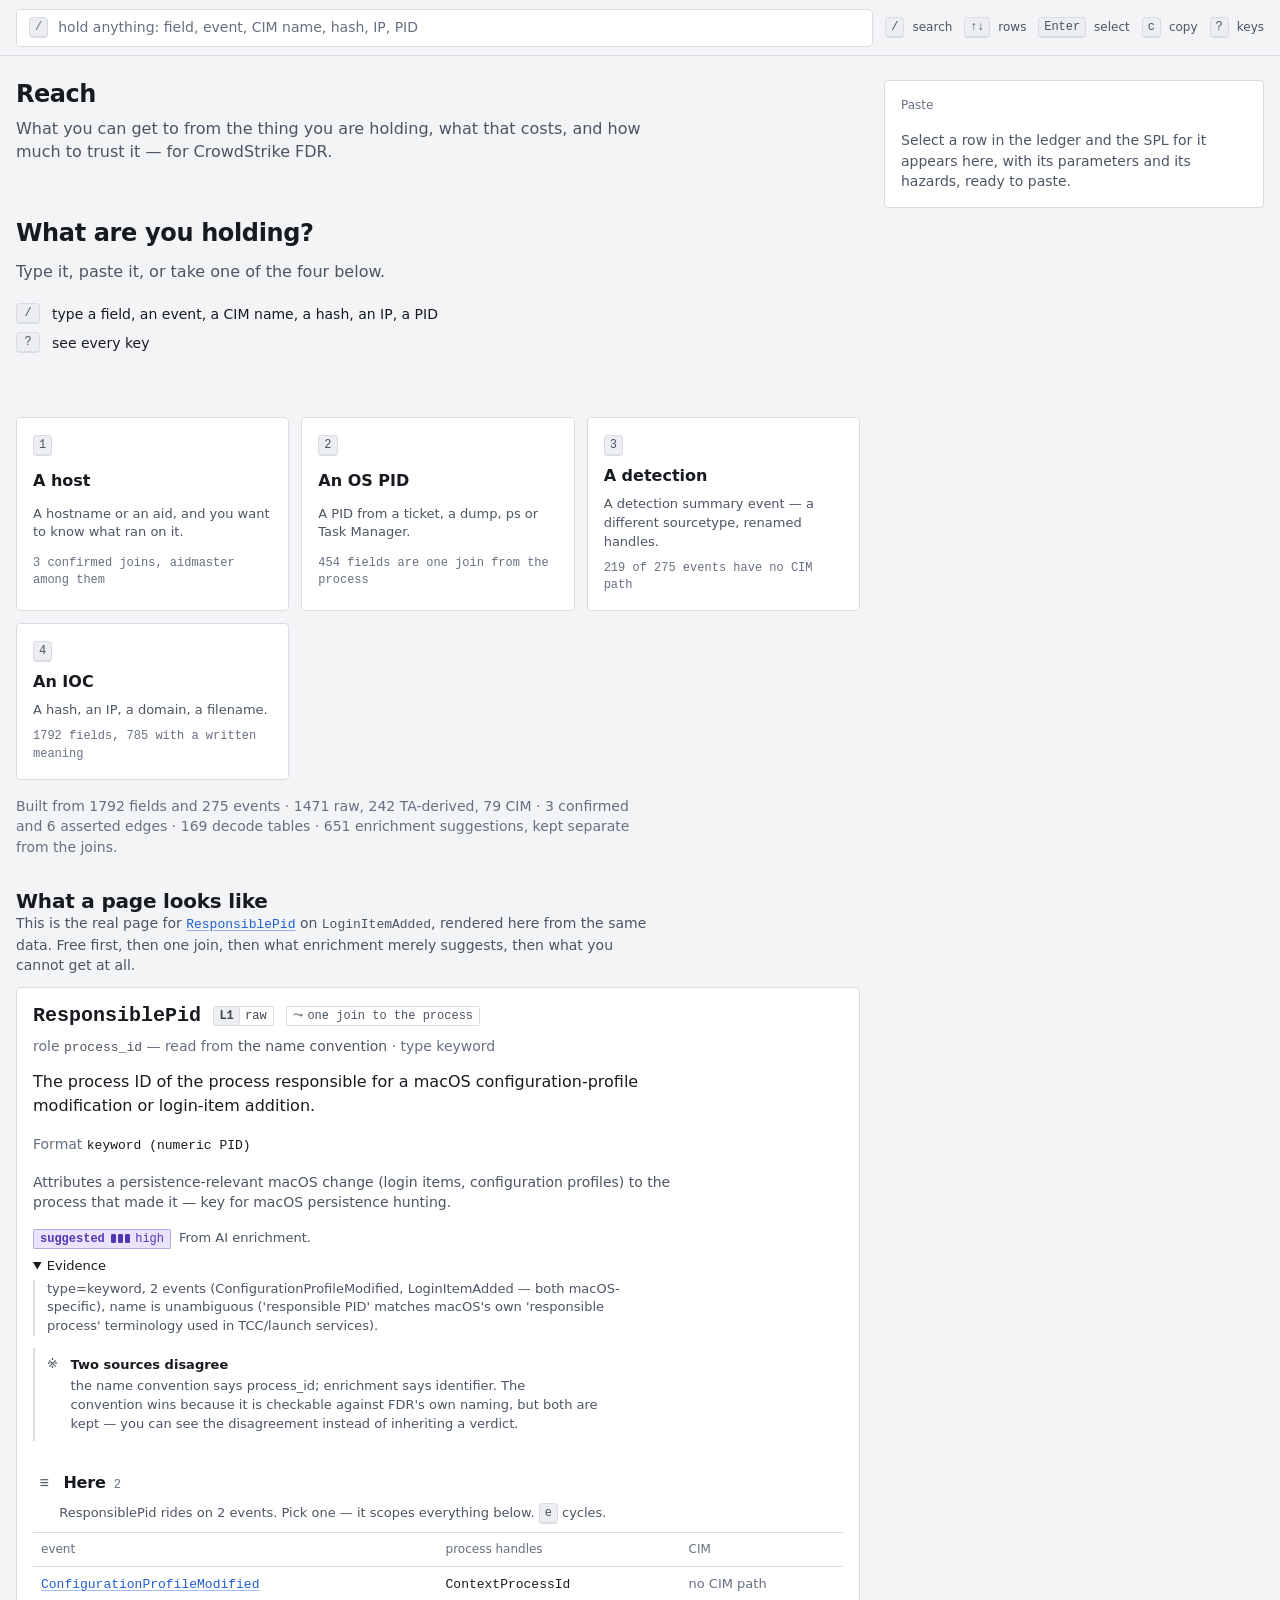
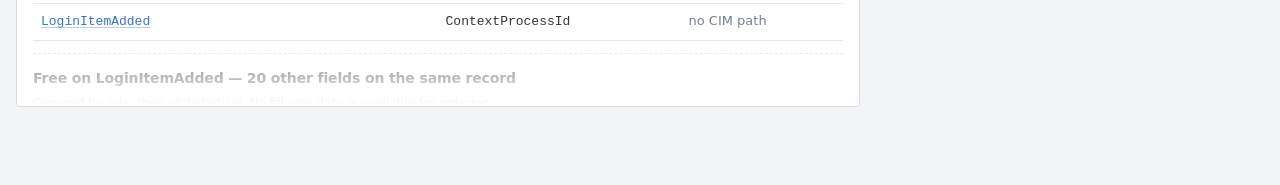
<file: index.html>
<!doctype html>
<html lang="en">
<head>
  <meta charset="utf-8">
  <meta name="viewport" content="width=device-width, initial-scale=1">
  <title>Reach</title>
  <meta name="description" content="Reach — what you can get to from the thing you are holding, what it costs, and what to paste into Splunk.">
  <meta name="color-scheme" content="dark light">
  <!-- Inline SVG favicon: no file, no request, no 404. -->
  <link rel="icon" href="data:image/svg+xml,%3Csvg xmlns='http://www.w3.org/2000/svg' viewBox='0 0 16 16'%3E%3Crect width='16' height='16' rx='3' fill='%23111417'/%3E%3Cpath d='M3 8h6M9 5l3 3-3 3' fill='none' stroke='%2363a9ff' stroke-width='1.7' stroke-linecap='round' stroke-linejoin='round'/%3E%3C/svg%3E">
  <link rel="stylesheet" href="./app/styles/tokens.css">
  <link rel="stylesheet" href="./app/styles/base.css">
  <link rel="stylesheet" href="./app/styles/components.css">
  <script>
    // Theme before first paint, so a chosen theme never flashes the other one.
    try {
      var t = localStorage.getItem("reach.theme");
      if (t === "light" || t === "dark") document.documentElement.setAttribute("data-theme", t);
    } catch (e) { /* storage blocked: fall back to prefers-color-scheme */ }
  </script>
</head>
<body>
  <a class="r-skip" href="#main">Skip to the ledger</a>

  <div class="r-page" id="page">
    <div class="r-bar" id="bar"></div>
    <main class="r-main" id="main" tabindex="-1"></main>
    <div class="r-side" id="side"></div>
  </div>

  <div id="boot-error" hidden></div>

  <noscript>
    <div class="r-bootfail">
      <h1>Reach needs JavaScript</h1>
      <p>Reach is a static page that reads its knowledge base in the browser. There is no server and nothing is sent anywhere — but it cannot render with scripting disabled.</p>
    </div>
  </noscript>

  <script>
    // ES modules are blocked by CORS on file://, so app.js never runs there and
    // cannot render its own message. This inline script can.
    if (location.protocol === "file:") {
      document.getElementById("page").hidden = true;
      var box = document.getElementById("boot-error");
      box.hidden = false;
      box.innerHTML =
        '<div class="r-bootfail" role="alert">' +
        '<h1>Reach has to be served, not opened</h1>' +
        '<p>This page was opened straight from disk (file://). Browsers block a page on file:// from loading its own modules and data, so Reach cannot read its knowledge base.</p>' +
        '<p class="r-secondary">From the repository root:</p>' +
        '<pre class="r-bootfail__cmd" tabindex="0"><code>python3 -m http.server 8000\n\nthen open  http://localhost:8000/</code></pre>' +
        '<p class="r-secondary">Nothing else is needed: no build step, no install, and no network at runtime.</p>' +
        '</div>';
    }
  </script>
  <script type="module" src="./app/app.js"></script>
</body>
</html>
</file>
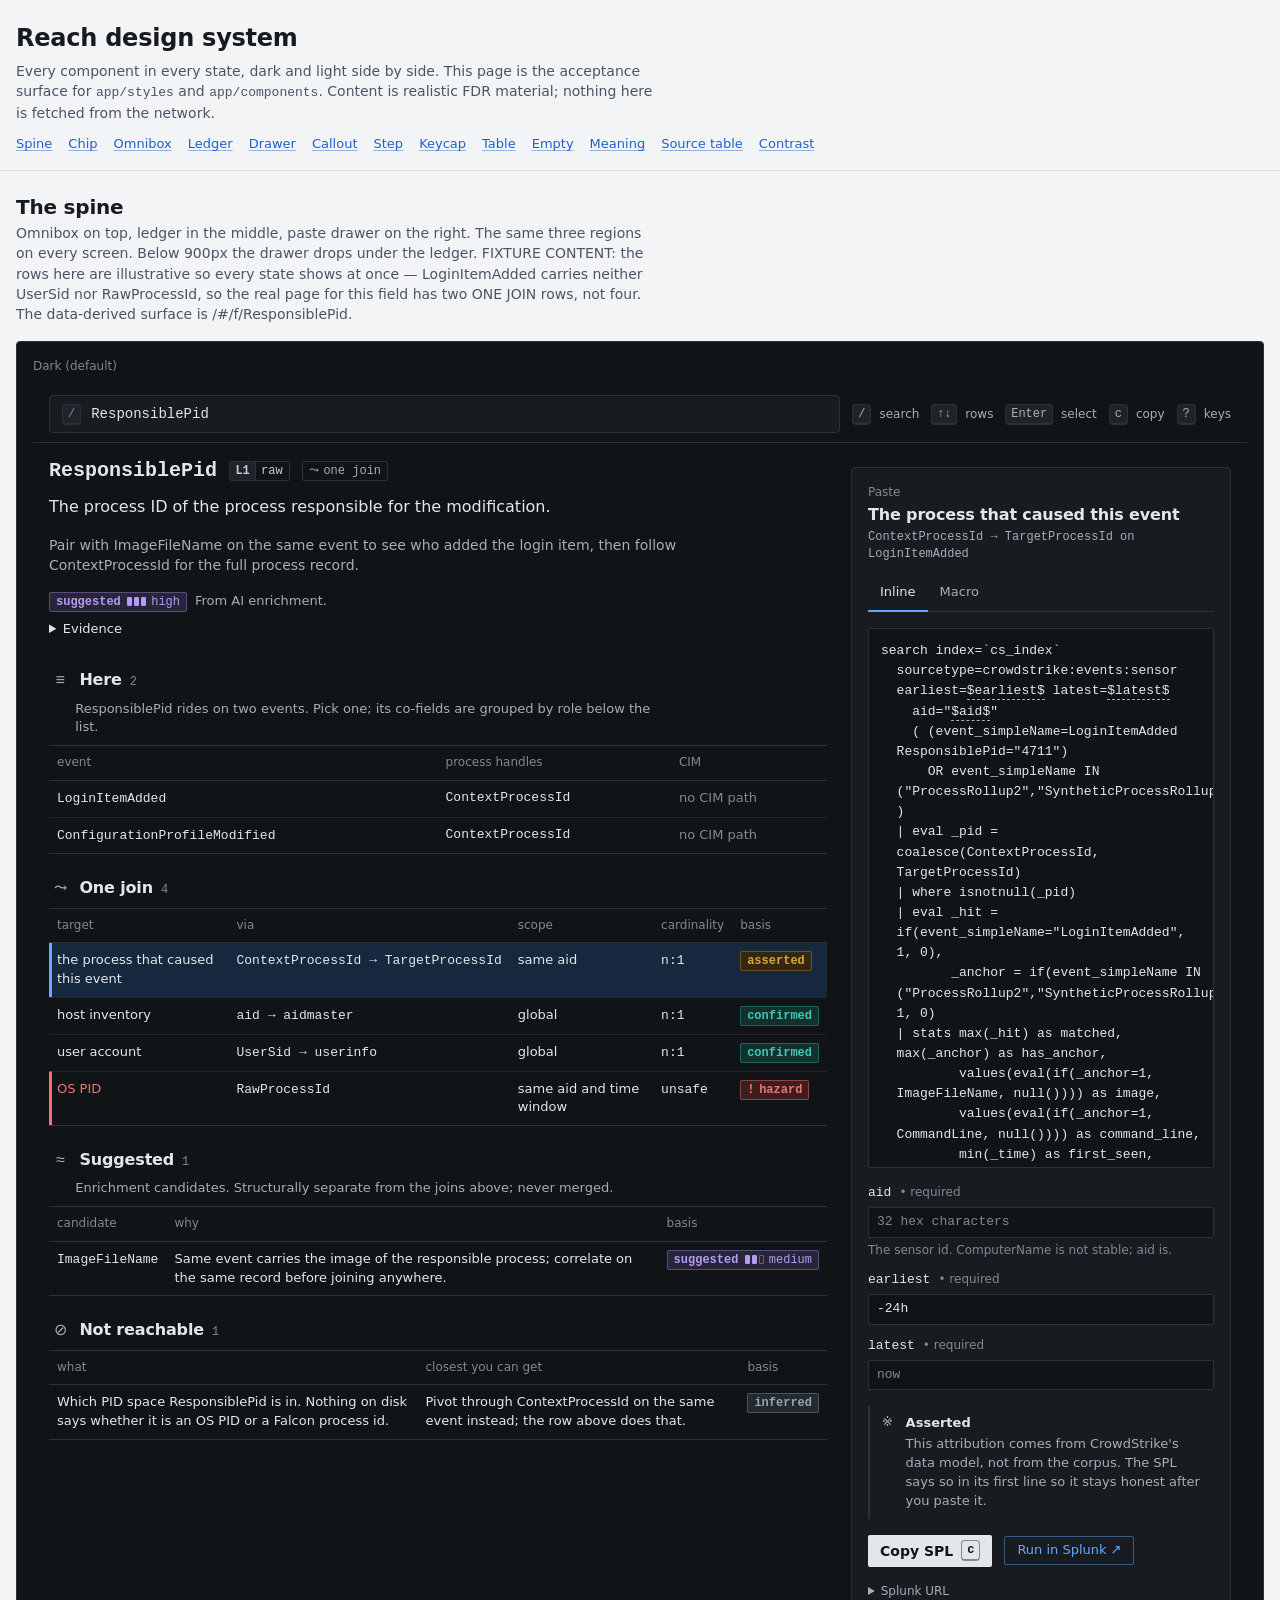
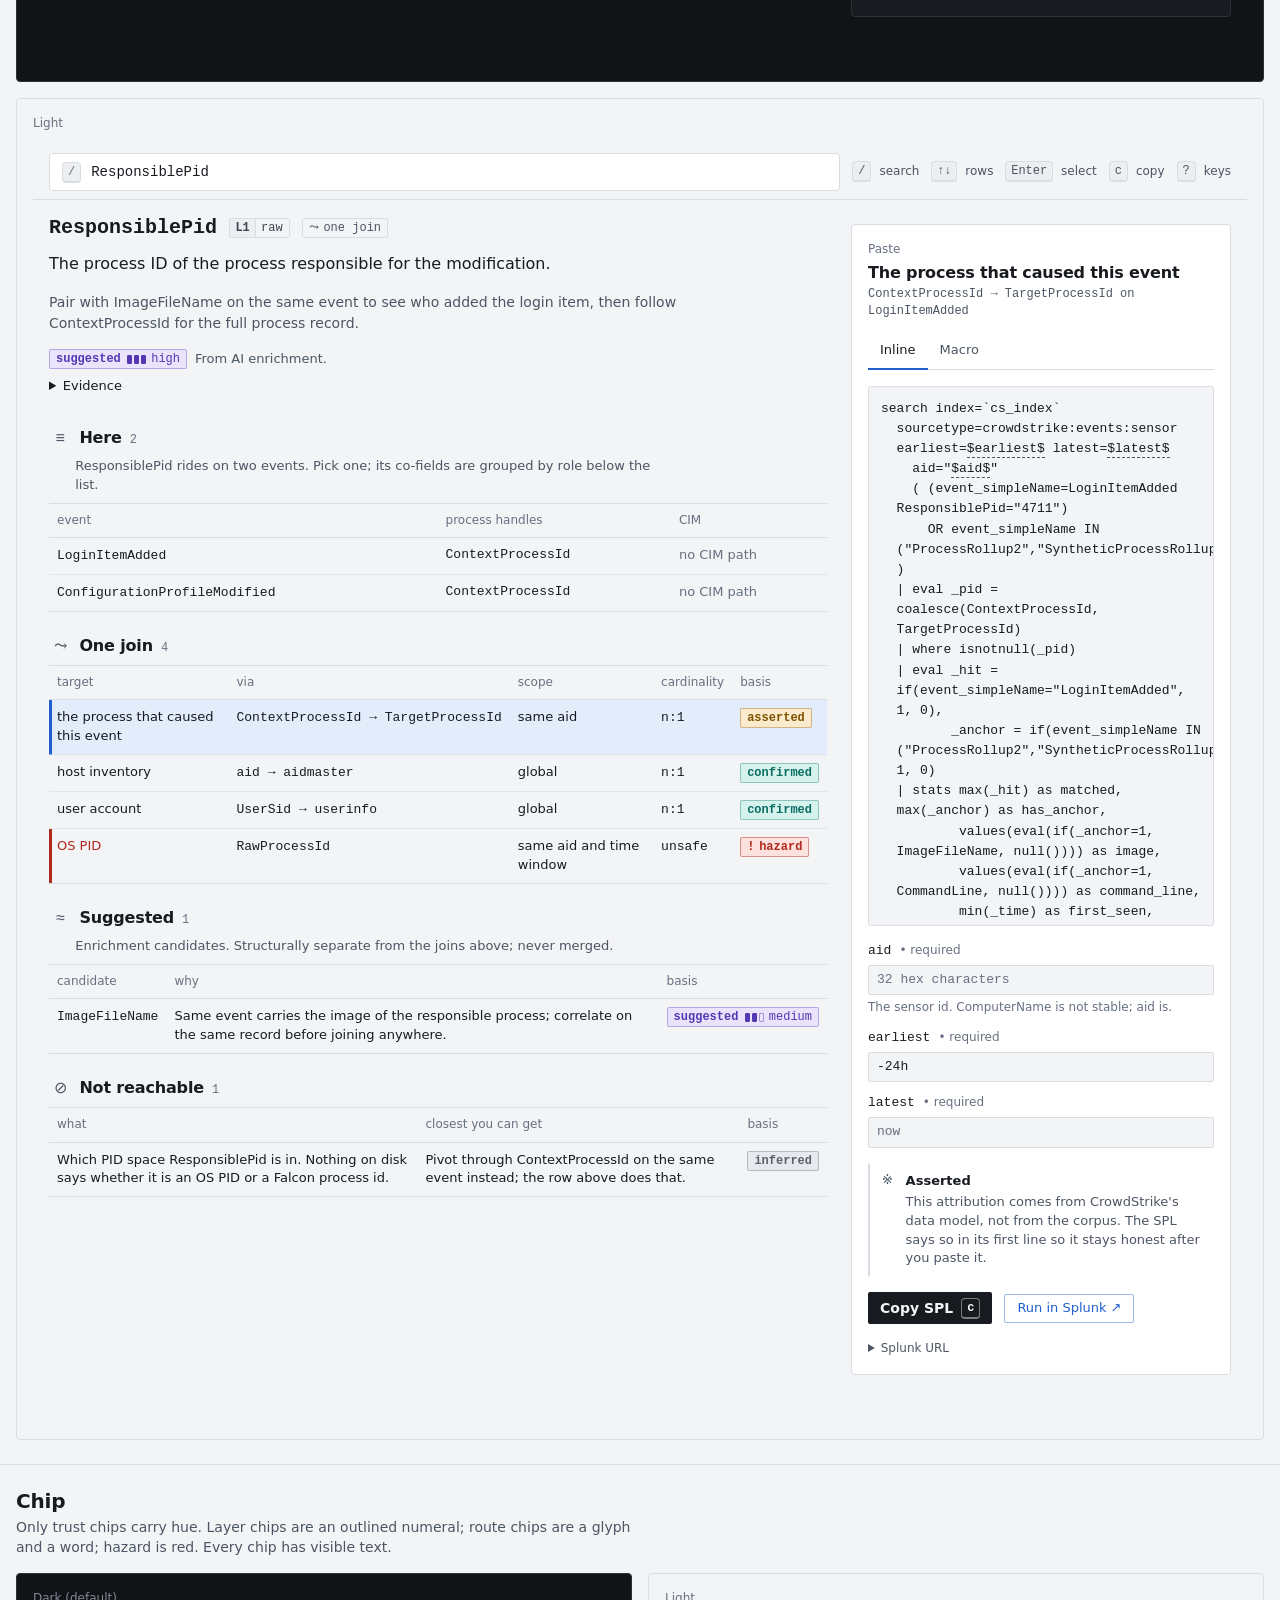
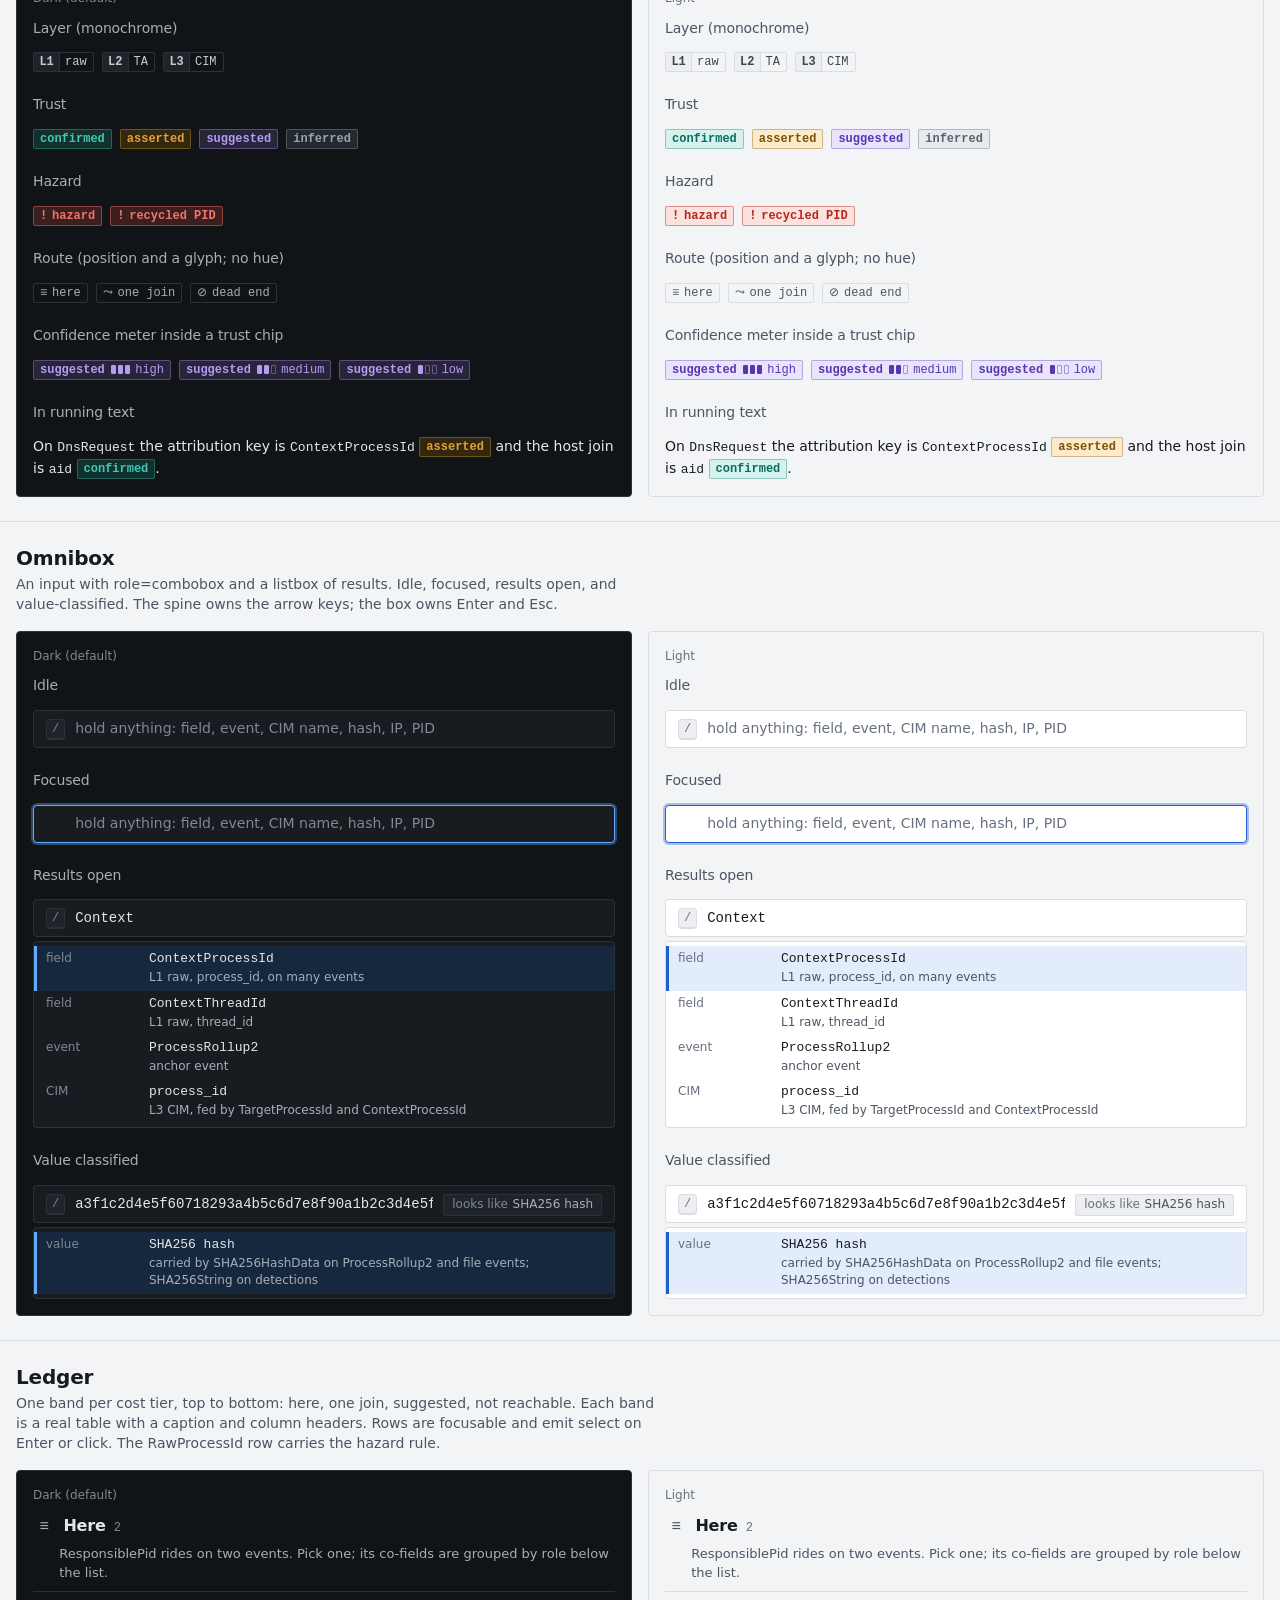
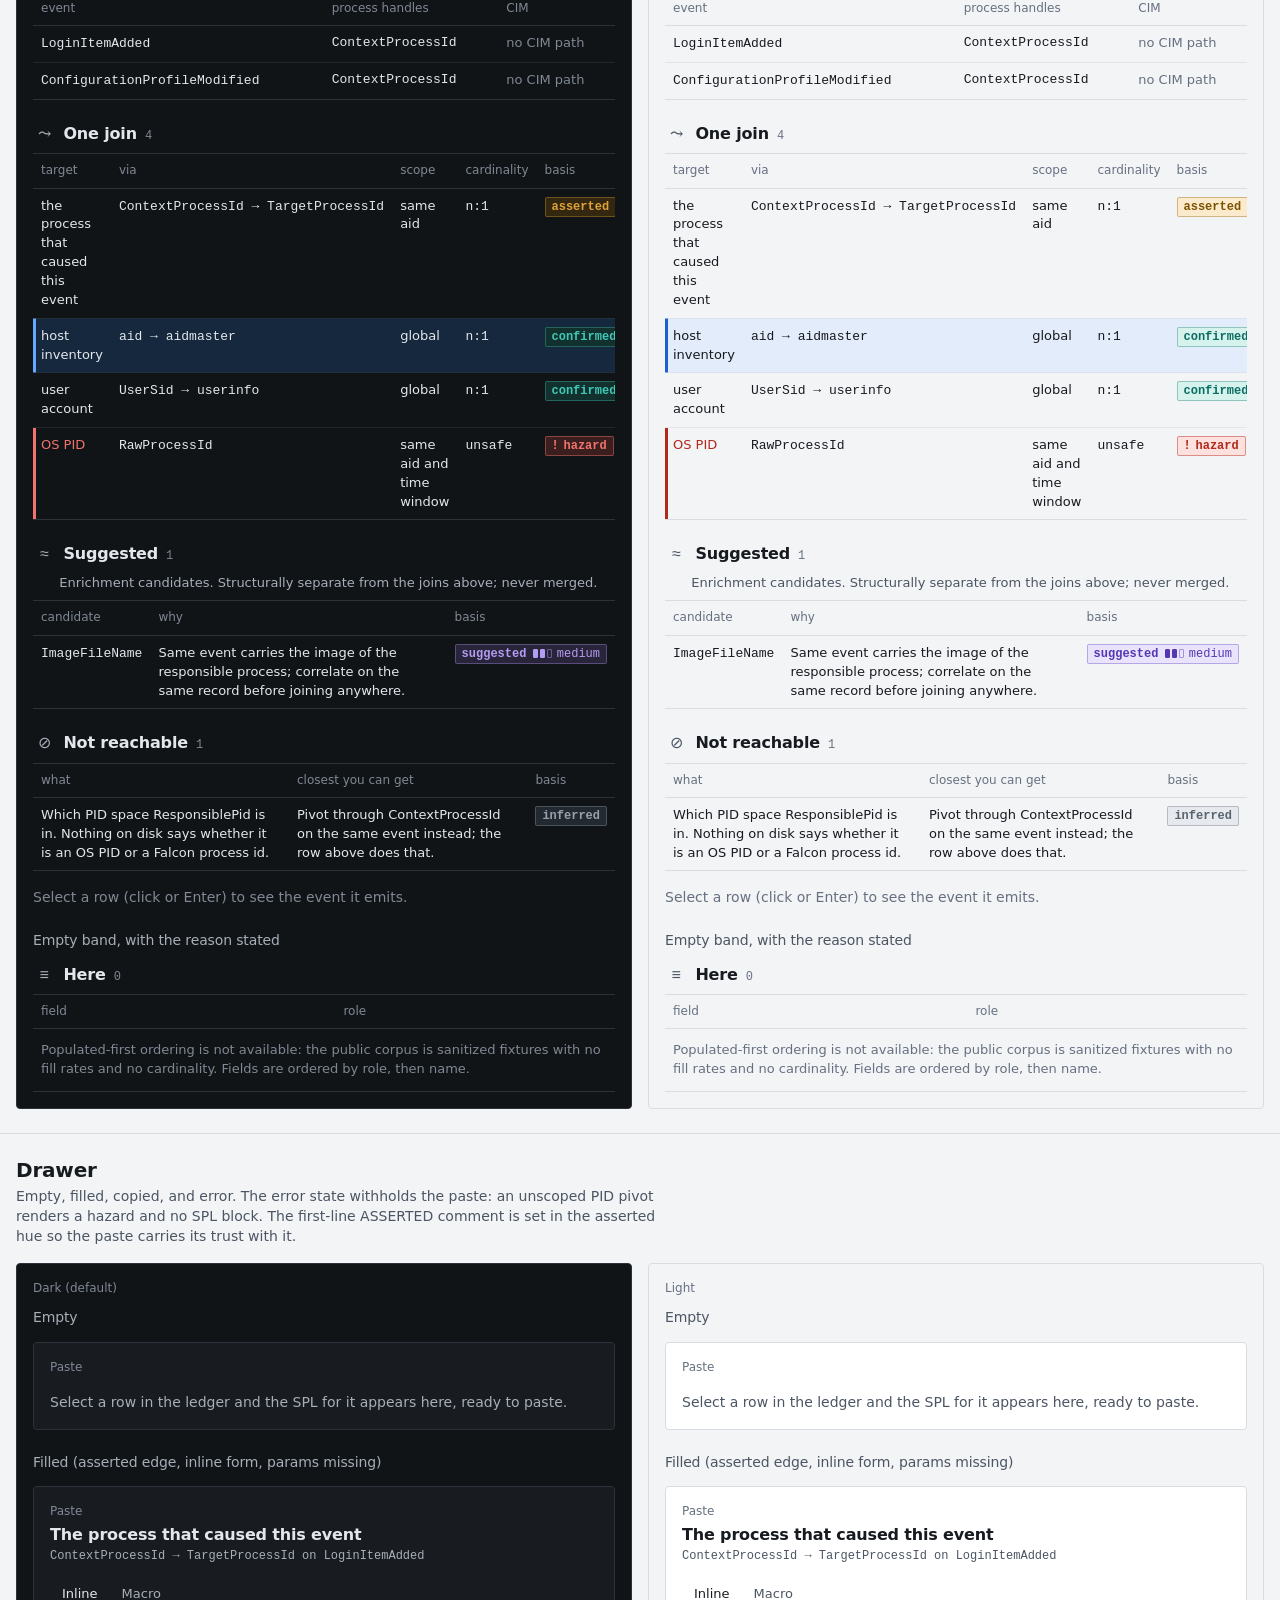
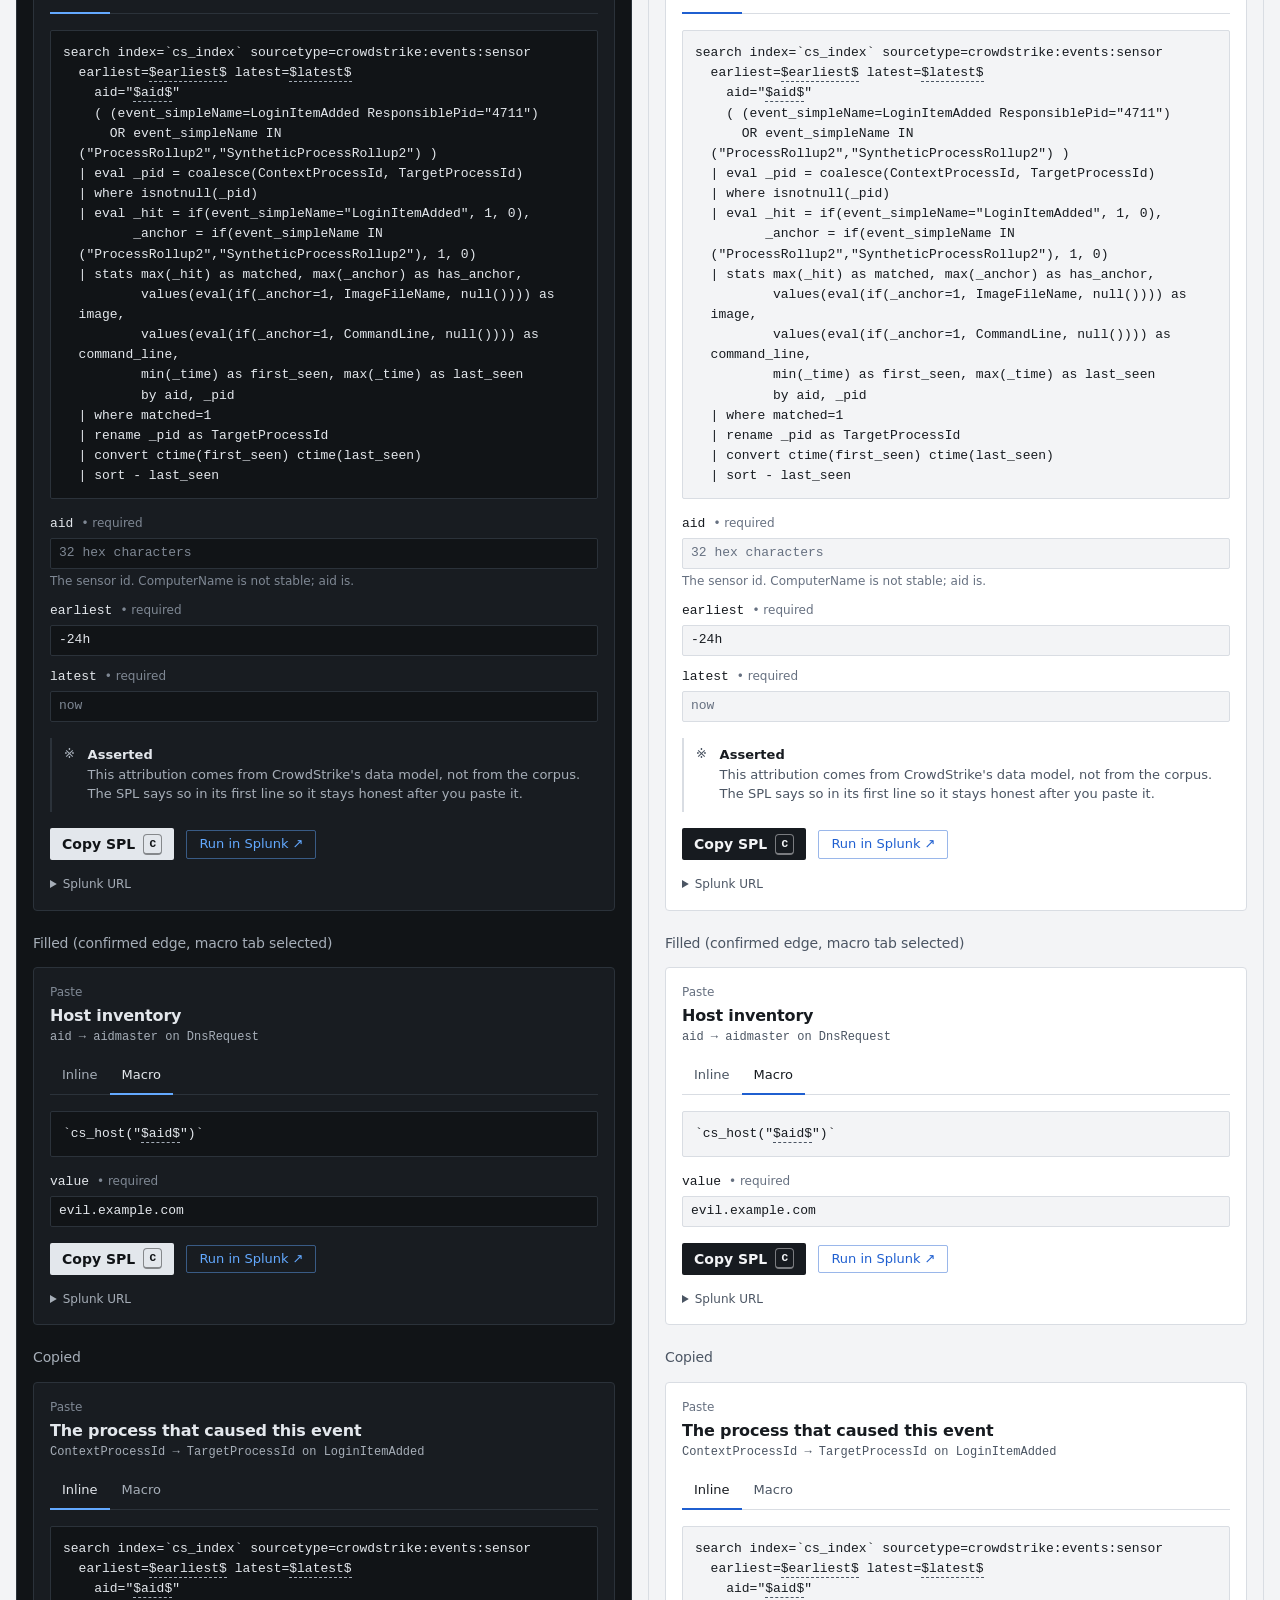
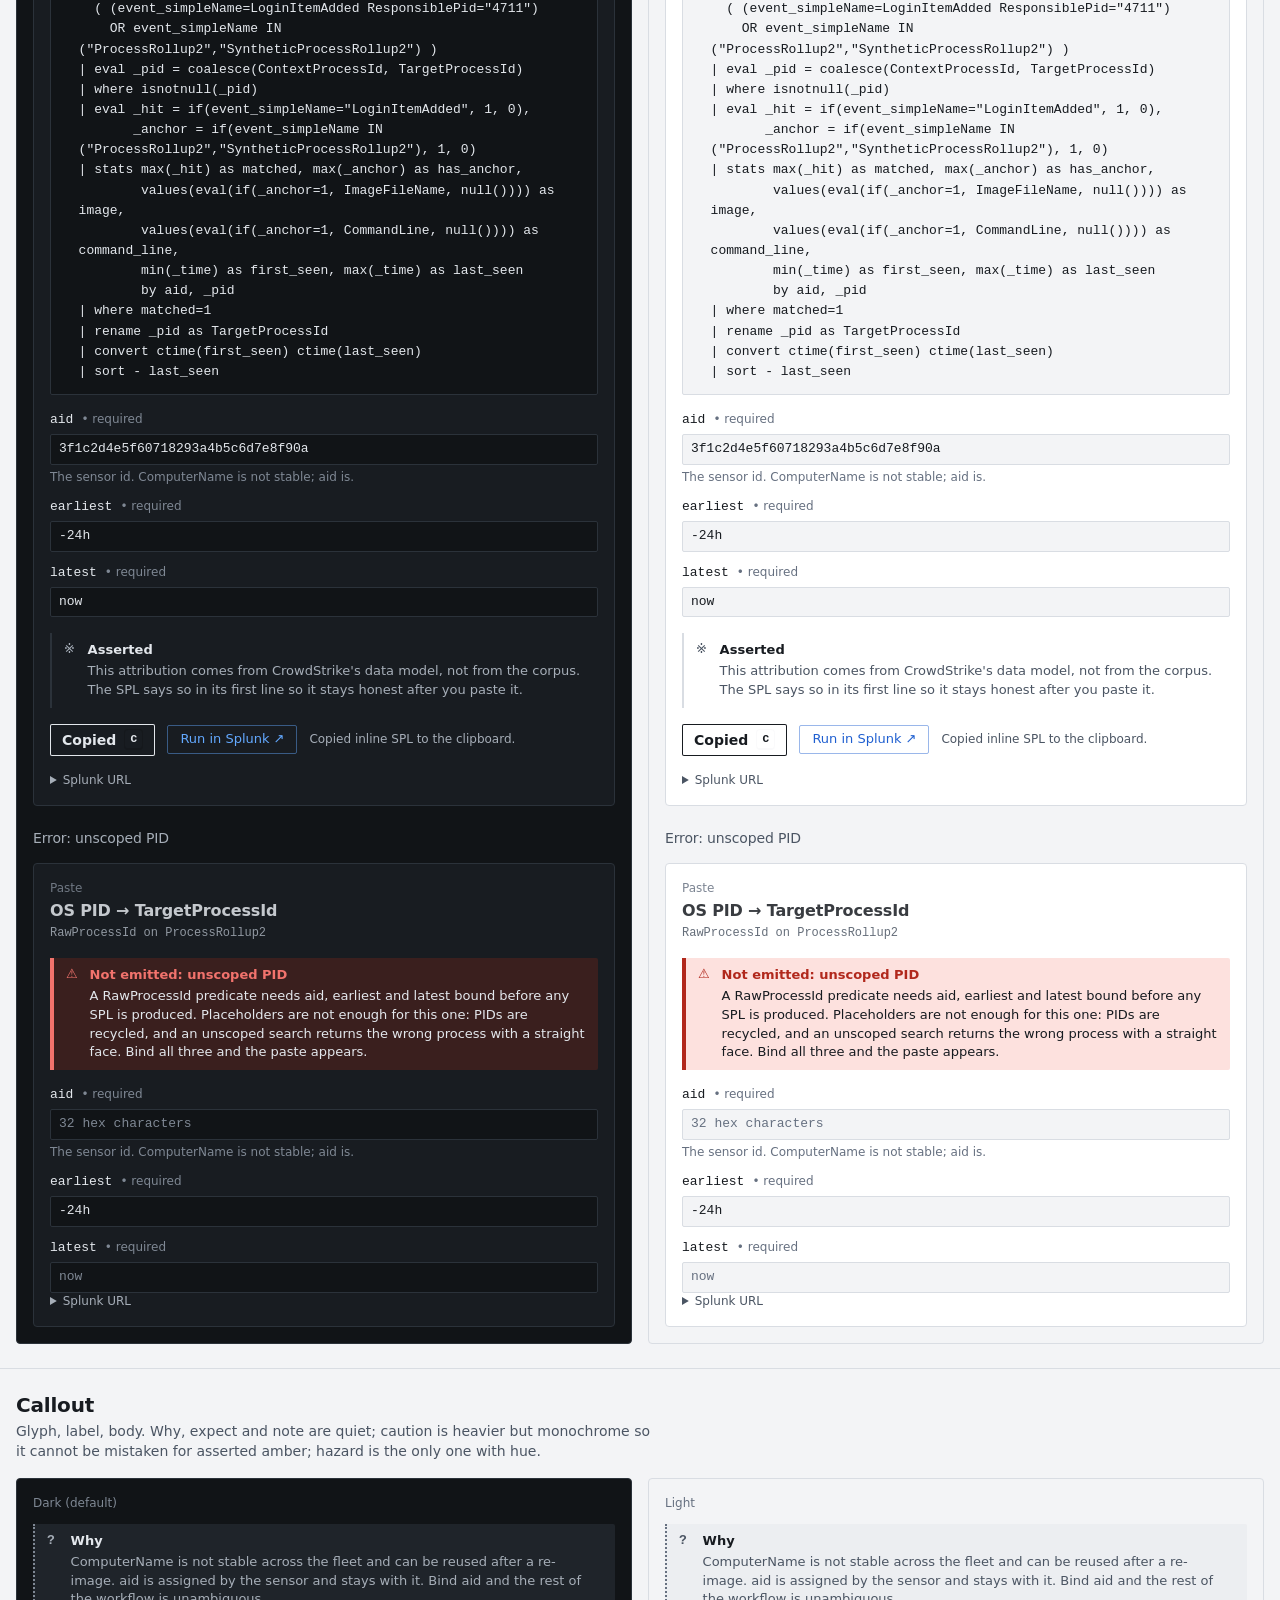
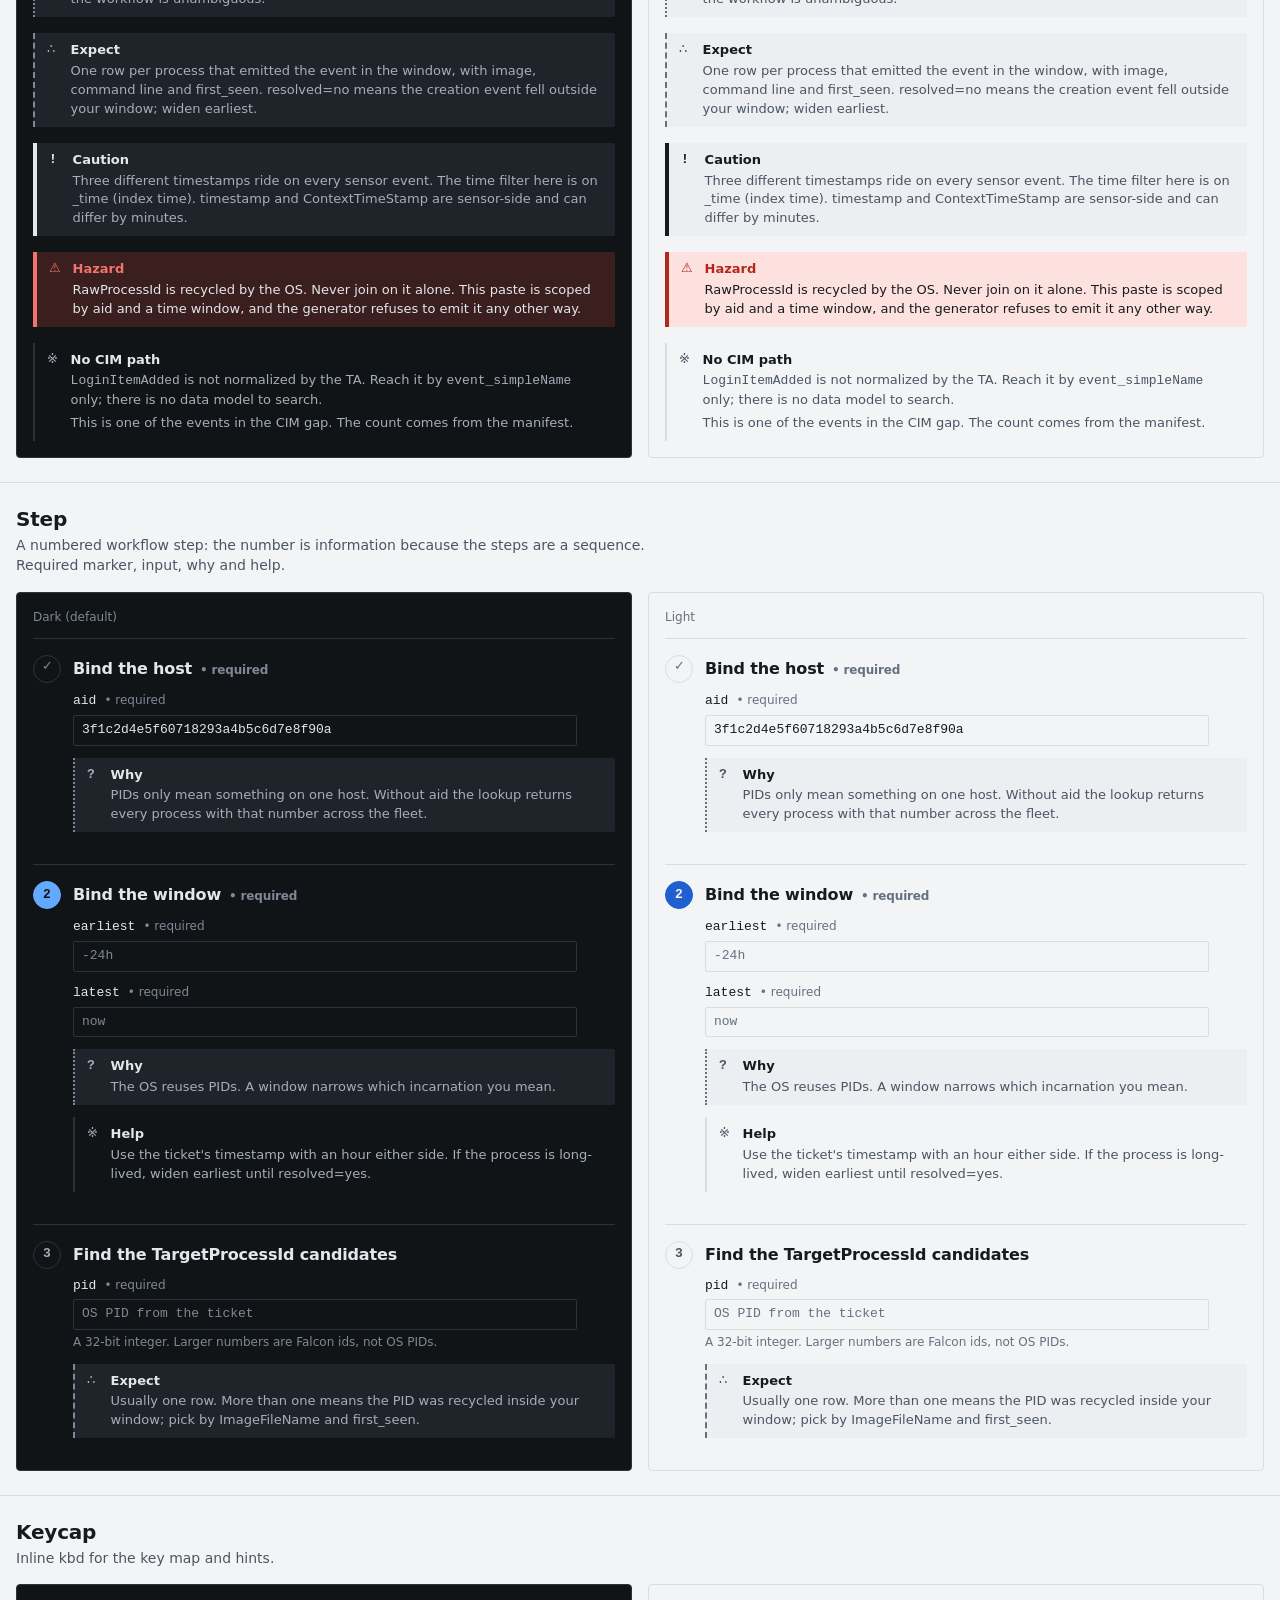
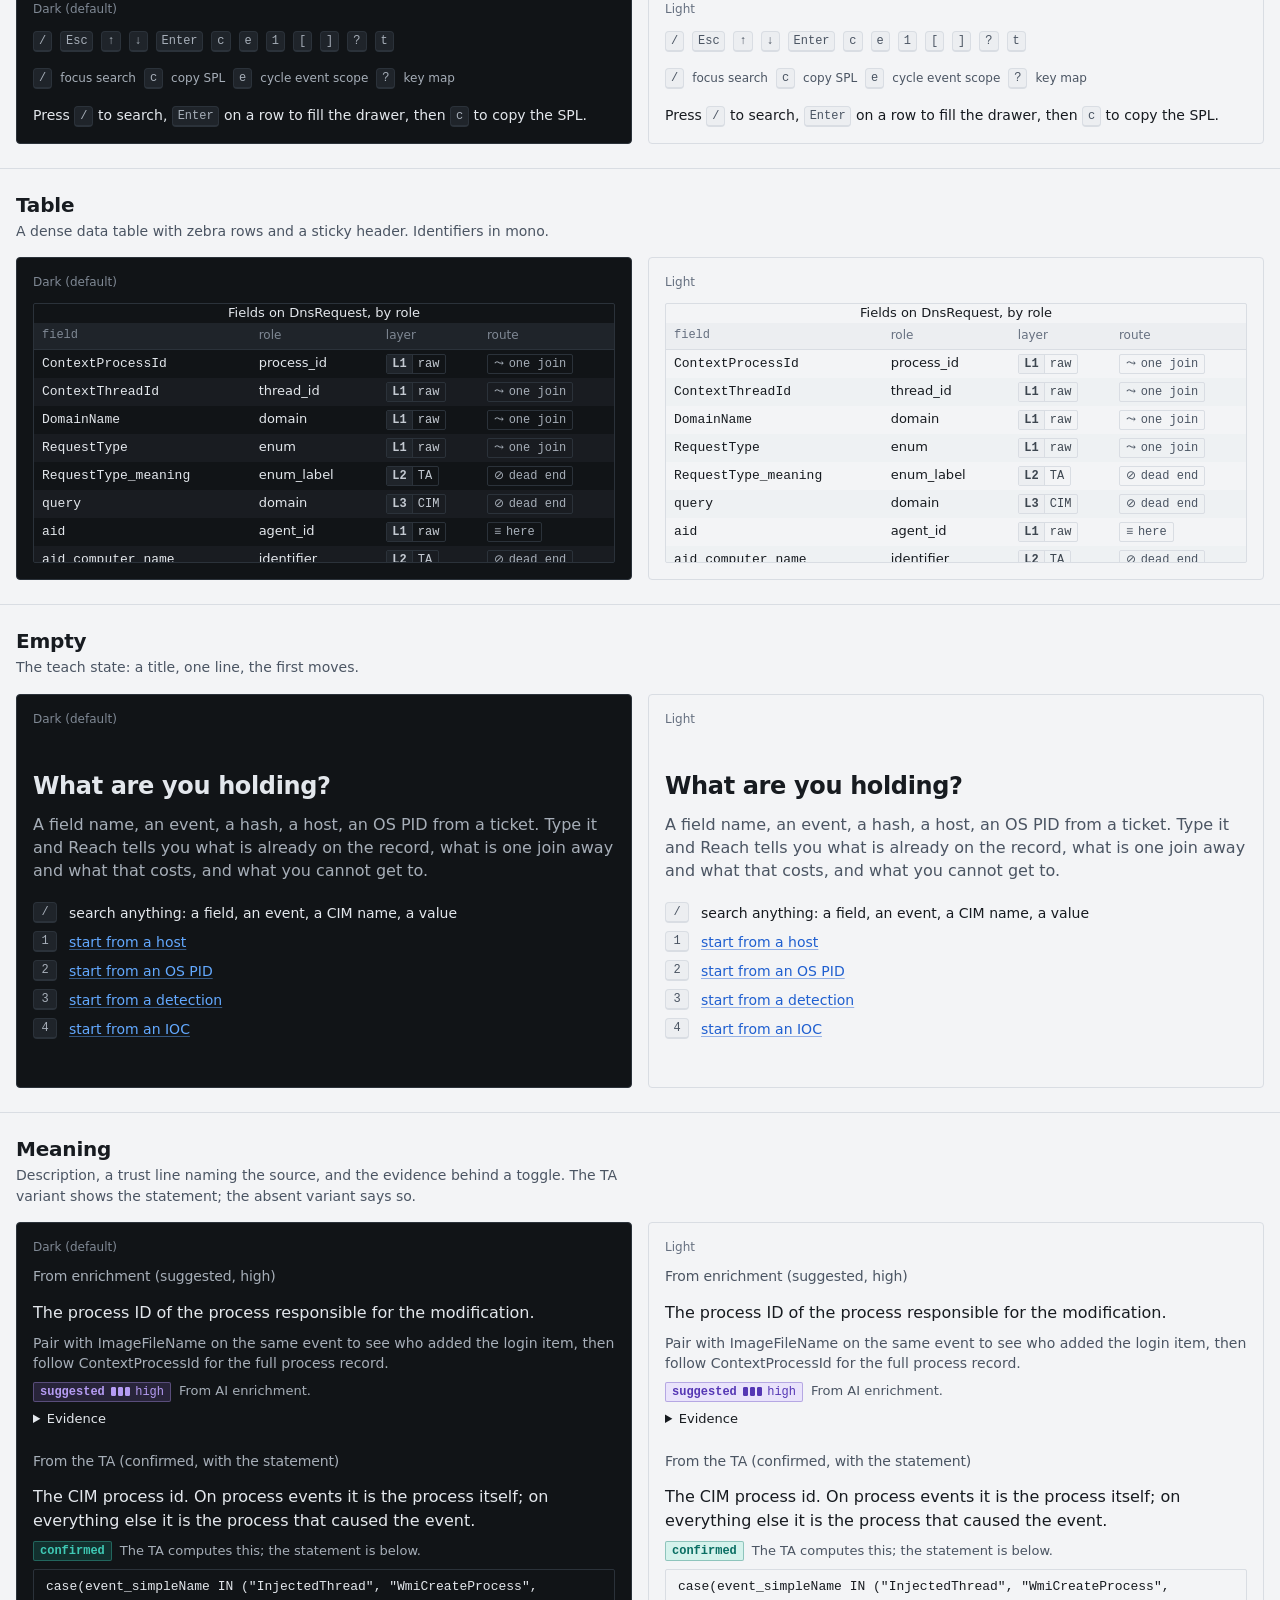
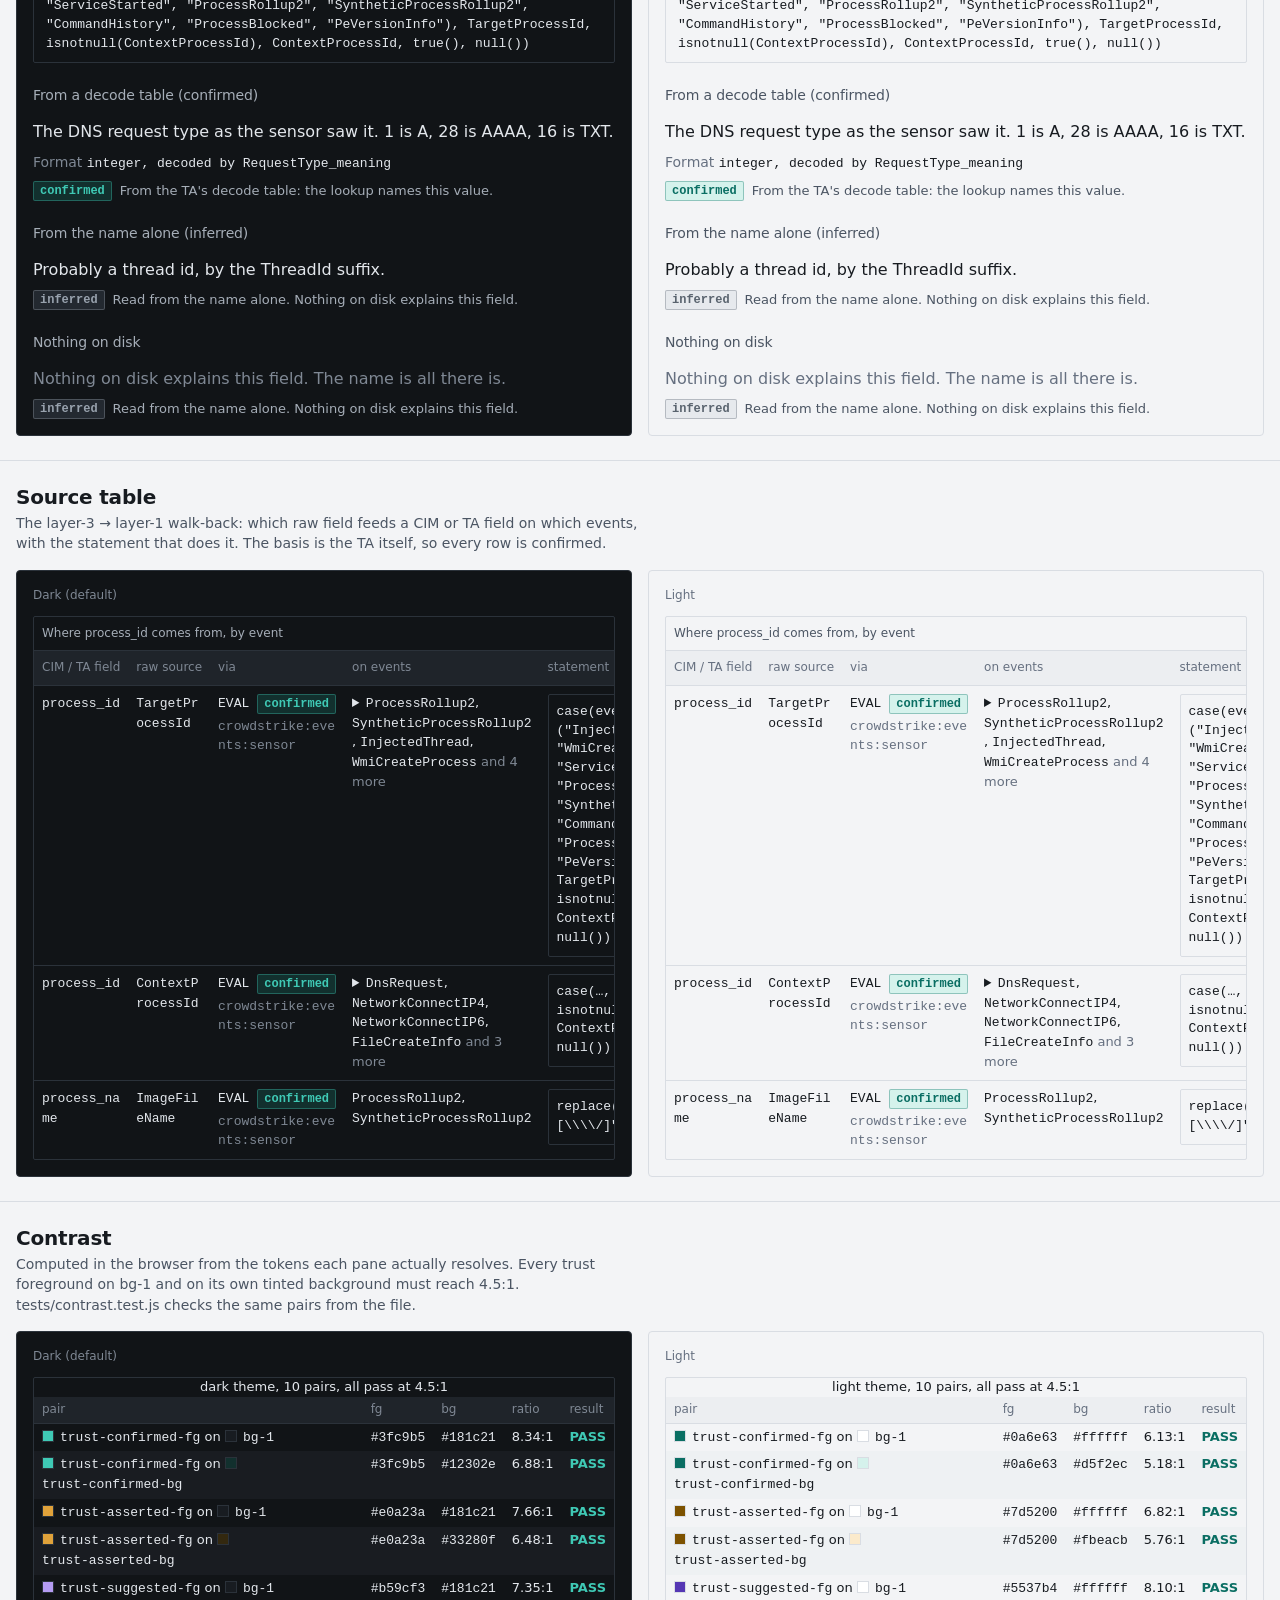
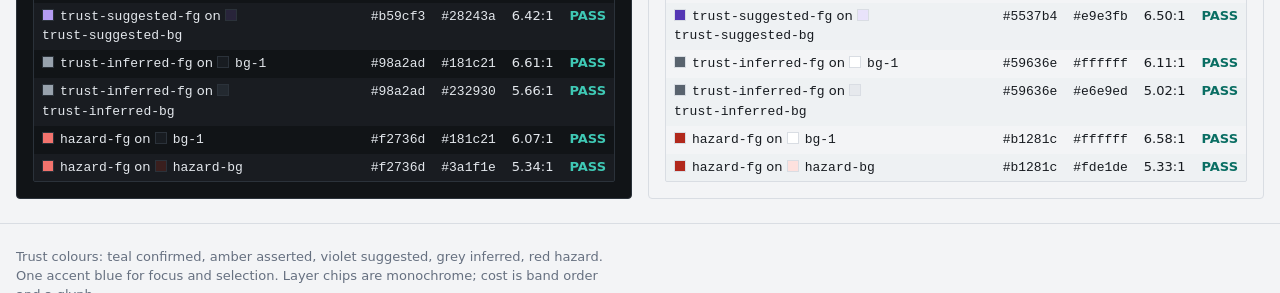
<file: app/gallery.html>
<!doctype html>
<html lang="en">
<head>
  <meta charset="utf-8">
  <meta name="viewport" content="width=device-width, initial-scale=1">
  <title>Reach gallery</title>
  <link rel="icon" href="data:,">
  <link rel="stylesheet" href="./styles/tokens.css">
  <link rel="stylesheet" href="./styles/base.css">
  <link rel="stylesheet" href="./styles/components.css">
  <style>
    /* Gallery chrome only. Nothing here is part of the design system. */
    .g-head {
      padding: var(--sp-5) var(--sp-4) var(--sp-4);
      border-bottom: 1px solid var(--line);
    }
    .g-head p { color: var(--fg-1); margin-top: var(--sp-2); }
    .g-nav { display: flex; flex-wrap: wrap; gap: var(--sp-2) var(--sp-4); margin-top: var(--sp-3); font-size: var(--fs-2); }
    .g-section { padding: var(--sp-5) var(--sp-4); border-bottom: 1px solid var(--line); }
    .g-section > h2 { margin-bottom: var(--sp-1); }
    .g-section > .g-desc { color: var(--fg-1); max-width: 72ch; margin-bottom: var(--sp-4); }
    .g-row { display: grid; grid-template-columns: repeat(2, minmax(0, 1fr)); gap: var(--sp-4); }
    .g-row--stacked { grid-template-columns: minmax(0, 1fr); }
    @media (max-width: 1099px) { .g-row { grid-template-columns: minmax(0, 1fr); } }
    .g-pane {
      min-width: 0;
      padding: var(--sp-4);
      background: var(--bg-0);
      color: var(--fg-0);
      border: 1px solid var(--line);
      border-radius: var(--radius-2);
    }
    .g-pane > .g-label {
      font-size: var(--fs-1);
      color: var(--fg-2);
      margin-bottom: var(--sp-3);
    }
    .g-stack { display: grid; gap: var(--sp-4); }
    .g-stack > h4 { color: var(--fg-1); font-weight: 500; margin-top: var(--sp-2); }
    .g-stack > h4:first-child { margin-top: 0; }
    .g-inline { display: flex; flex-wrap: wrap; gap: var(--sp-2); align-items: center; }
    .g-spine .r-page { min-height: 0; max-width: none; padding-inline: var(--sp-4); }
    .g-spine .r-bar { position: static; margin-inline: calc(-1 * var(--sp-4)); }
    .g-spine .r-side { position: static; max-height: none; }
    .g-spine .r-main { padding-block: var(--sp-4); }
    .g-hold { display: flex; align-items: center; gap: var(--sp-3); flex-wrap: wrap; margin-bottom: var(--sp-3); }
    .g-hold h1 { font-family: var(--font-mono); font-size: var(--fs-5); letter-spacing: 0; }
    .g-pass { color: var(--trust-confirmed-fg); font-weight: 600; }
    .g-fail { color: var(--hazard-fg); font-weight: 600; }
    .g-swatch { display: inline-block; width: 12px; height: 12px; vertical-align: -1px; margin-right: 6px; border: 1px solid var(--line); }
    .g-foot { padding: var(--sp-5) var(--sp-4); color: var(--fg-2); font-size: var(--fs-2); }
  </style>
</head>
<body>
  <header class="g-head">
    <h1>Reach design system</h1>
    <p>Every component in every state, dark and light side by side. This page is the acceptance surface for <code>app/styles</code> and <code>app/components</code>. Content is realistic FDR material; nothing here is fetched from the network.</p>
    <nav class="g-nav" aria-label="Sections">
      <a href="#spine">Spine</a>
      <a href="#chip">Chip</a>
      <a href="#omnibox">Omnibox</a>
      <a href="#ledger">Ledger</a>
      <a href="#drawer">Drawer</a>
      <a href="#callout">Callout</a>
      <a href="#step">Step</a>
      <a href="#keycap">Keycap</a>
      <a href="#table">Table</a>
      <a href="#empty">Empty</a>
      <a href="#meaning">Meaning</a>
      <a href="#source-table">Source table</a>
      <a href="#contrast">Contrast</a>
    </nav>
  </header>

  <main id="gallery"></main>

  <footer class="g-foot">
    <p>Trust colours: teal confirmed, amber asserted, violet suggested, grey inferred, red hazard. One accent blue for focus and selection. Layer chips are monochrome; cost is band order and a glyph.</p>
  </footer>

  <script type="module">
    import { h, frag } from "./components/h.js";
    import { chip } from "./components/chip.js";
    import { omnibox } from "./components/omnibox.js";
    import { ledger } from "./components/ledger.js";
    import { drawer } from "./components/drawer.js";
    import { callout } from "./components/callout.js";
    import { step } from "./components/step.js";
    import { keycap } from "./components/keycap.js";
    import { table } from "./components/table.js";
    import { empty } from "./components/empty.js";
    import { meaning } from "./components/meaning.js";
    import { sourceTable } from "./components/sourceTable.js";

    // ---- fixtures -------------------------------------------------------

    const ASSERTED_SPL = [
      "search index=`cs_index` sourcetype=crowdstrike:events:sensor earliest=$earliest$ latest=$latest$",
      "  aid=\"$aid$\"",
      "  ( (event_simpleName=LoginItemAdded ResponsiblePid=\"4711\")",
      "    OR event_simpleName IN (\"ProcessRollup2\",\"SyntheticProcessRollup2\") )",
      "| eval _pid = coalesce(ContextProcessId, TargetProcessId)",
      "| where isnotnull(_pid)",
      "| eval _hit = if(event_simpleName=\"LoginItemAdded\", 1, 0),",
      "       _anchor = if(event_simpleName IN (\"ProcessRollup2\",\"SyntheticProcessRollup2\"), 1, 0)",
      "| stats max(_hit) as matched, max(_anchor) as has_anchor,",
      "        values(eval(if(_anchor=1, ImageFileName, null()))) as image,",
      "        values(eval(if(_anchor=1, CommandLine, null()))) as command_line,",
      "        min(_time) as first_seen, max(_time) as last_seen",
      "        by aid, _pid",
      "| where matched=1",
      "| rename _pid as TargetProcessId",
      "| convert ctime(first_seen) ctime(last_seen)",
      "| sort - last_seen",
    ].join("\n");

    const ASSERTED_MACRO = [
      "`cs_trace_process(\"ResponsiblePid\", \"4711\", \"$earliest$\")`",
      "| search aid=\"$aid$\"",
    ].join("\n");

    const CONFIRMED_SPL = [
      "search index=`cs_index` sourcetype=crowdstrike:events:sensor event_simpleName=DnsRequest",
      "  DomainName=\"$value$\"",
      "| lookup aidmaster aid OUTPUT ComputerName MachineDomain OU SiteName",
      "| table _time aid ComputerName DomainName ContextProcessId",
    ].join("\n");

    const drawerParams = [
      { name: "aid", label: "aid", placeholder: "32 hex characters", required: true, hint: "The sensor id. ComputerName is not stable; aid is." },
      { name: "earliest", label: "earliest", value: "-24h", placeholder: "-24h", required: true },
      { name: "latest", label: "latest", placeholder: "now", required: true },
    ];

    const hazardsForEdge = [
      { level: "note", label: "Asserted", text: "This attribution comes from CrowdStrike's data model, not from the corpus. The SPL says so in its first line so it stays honest after you paste it." },
    ];

    const hazardsForPid = [
      { level: "danger", text: "RawProcessId is the OS PID. PIDs are recycled: the same number names different processes over time. Every predicate on it is scoped by aid and a time window; the generator will not emit one otherwise." },
      { level: "caution", text: "Expect more than one TargetProcessId back. Disambiguate on ImageFileName and first_seen before you go further." },
    ];

    function ledgerFixture(selectedId) {
      return ledger({
        selectedId,
        caption: "Reach ledger for ResponsiblePid on LoginItemAdded",
        bands: [
          {
            id: "here",
            kind: "here",
            note: "ResponsiblePid rides on two events. Pick one; its co-fields are grouped by role below the list.",
            columns: ["event", "process handles", "CIM"],
            rows: [
              { id: "ev-LoginItemAdded", cells: [{ mono: "LoginItemAdded" }, h("span", { class: "g-inline" }, h("code", null, "ContextProcessId")), h("span", { class: "r-muted" }, "no CIM path")] },
              { id: "ev-ConfigurationProfileModified", cells: [{ mono: "ConfigurationProfileModified" }, h("span", { class: "g-inline" }, h("code", null, "ContextProcessId")), h("span", { class: "r-muted" }, "no CIM path")] },
            ],
          },
          {
            id: "one-join",
            kind: "one-join",
            columns: ["target", "via", "scope", "cardinality", "basis"],
            rows: [
              {
                id: "e_context_to_target",
                cells: ["the process that caused this event", { mono: "ContextProcessId → TargetProcessId" }, "same aid", { mono: "n:1" }, chip({ kind: "trust", value: "asserted" })],
              },
              {
                id: "e_aid_to_aidmaster",
                cells: ["host inventory", { mono: "aid → aidmaster" }, "global", { mono: "n:1" }, chip({ kind: "trust", value: "confirmed" })],
              },
              {
                id: "e_usersid_to_userinfo",
                cells: ["user account", { mono: "UserSid → userinfo" }, "global", { mono: "n:1" }, chip({ kind: "trust", value: "confirmed" })],
              },
              {
                id: "e_rawprocessid",
                hazard: true,
                cells: ["OS PID", { mono: "RawProcessId" }, "same aid and time window", { mono: "unsafe" }, chip({ kind: "hazard" })],
              },
            ],
          },
          {
            id: "suggested",
            kind: "suggested",
            note: "Enrichment candidates. Structurally separate from the joins above; never merged.",
            columns: ["candidate", "why", "basis"],
            rows: [
              {
                id: "s_imagefilename",
                cells: [{ mono: "ImageFileName" }, { text: "Same event carries the image of the responsible process; correlate on the same record before joining anywhere.", wrap: true }, chip({ kind: "trust", value: "suggested", confidence: "medium" })],
              },
            ],
          },
          {
            id: "unreachable",
            kind: "unreachable",
            columns: ["what", "closest you can get", "basis"],
            rows: [
              {
                id: "u_pidspace",
                cells: [
                  { text: "Which PID space ResponsiblePid is in. Nothing on disk says whether it is an OS PID or a Falcon process id.", wrap: true },
                  { text: "Pivot through ContextProcessId on the same event instead; the row above does that.", wrap: true },
                  chip({ kind: "trust", value: "inferred" }),
                ],
              },
            ],
          },
        ],
      });
    }

    function meaningFixture() {
      return meaning({
        description: "The process ID of the process responsible for the modification.",
        hunting_notes: "Pair with ImageFileName on the same event to see who added the login item, then follow ContextProcessId for the full process record.",
        source: "enrichment",
        confidence: "high",
        evidence: "Field appears only on ConfigurationProfileModified and LoginItemAdded (macOS). Name matches the *Pid convention used for OS-visible ids elsewhere in the schema, but the sample values exceed 32 bits, which points at a Falcon id. Ambiguous; stated as such.",
      });
    }

    // ---- gallery plumbing -----------------------------------------------

    const root = document.getElementById("gallery");

    function section(id, title, desc, build, opts = {}) {
      const row = h("div", { class: ["g-row", opts.stacked && "g-row--stacked"] });
      for (const theme of ["dark", "light"]) {
        const pane = h("div", { class: "g-pane", dataset: { theme } }, h("p", { class: "g-label" }, theme === "dark" ? "Dark (default)" : "Light"));
        pane.appendChild(build(theme));
        row.appendChild(pane);
      }
      root.appendChild(h("section", { id, class: "g-section" }, h("h2", null, title), h("p", { class: "g-desc" }, desc), row));
    }

    function stack(...parts) {
      return h("div", { class: "g-stack" }, parts);
    }

    // ---- 0. the spine ---------------------------------------------------

    section("spine", "The spine", "Omnibox on top, ledger in the middle, paste drawer on the right. The same three regions on every screen. Below 900px the drawer drops under the ledger. FIXTURE CONTENT: the rows here are illustrative so every state shows at once — LoginItemAdded carries neither UserSid nor RawProcessId, so the real page for this field has two ONE JOIN rows, not four. The data-derived surface is /#/f/ResponsiblePid.", () => {
      const page = h("div", { class: "g-spine" },
        h("div", { class: "r-page" },
          h("div", { class: "r-bar" },
            omnibox({ value: "ResponsiblePid", classified: null }),
            h("div", { class: "r-keys" }, keycap({ key: "/", hint: "search" }), keycap({ key: "↑↓", hint: "rows" }), keycap({ key: "Enter", hint: "select" }), keycap({ key: "c", hint: "copy" }), keycap({ key: "?", hint: "keys" })),
          ),
          h("div", { class: "r-main" },
            h("div", { class: "r-section" },
              h("div", { class: "g-hold" }, h("h1", null, "ResponsiblePid"), chip({ kind: "layer", value: "raw_fdr" }), chip({ kind: "route", value: "one-hop" })),
              meaningFixture(),
            ),
            h("div", { class: "r-section" }, ledgerFixture("e_context_to_target")),
          ),
          h("div", { class: "r-side" },
            drawer({
              state: "filled",
              title: "The process that caused this event",
              subtitle: "ContextProcessId → TargetProcessId on LoginItemAdded",
              spl: { inline: ASSERTED_SPL, macro: ASSERTED_MACRO },
              hazards: [{ level: "asserted", text: "On a non-process event, ContextProcessId identifies the process that caused it. Not corpus-validated." }, { level: "note", text: "Time bounds are on _time (index time); timestamp and ContextTimeStamp are sensor-side and differ." }],
              params: drawerParams,
              hazards: hazardsForEdge,
            }),
          ),
        ),
      );
      return page;
    }, { stacked: true });

    // ---- 1. chip --------------------------------------------------------

    section("chip", "Chip", "Only trust chips carry hue. Layer chips are an outlined numeral; route chips are a glyph and a word; hazard is red. Every chip has visible text.", () =>
      stack(
        h("h4", null, "Layer (monochrome)"),
        h("div", { class: "g-inline" }, chip({ kind: "layer", value: "raw_fdr" }), chip({ kind: "layer", value: "ta_derived" }), chip({ kind: "layer", value: "cim" })),
        h("h4", null, "Trust"),
        h("div", { class: "g-inline" }, chip({ kind: "trust", value: "confirmed" }), chip({ kind: "trust", value: "asserted" }), chip({ kind: "trust", value: "suggested" }), chip({ kind: "trust", value: "inferred" })),
        h("h4", null, "Hazard"),
        h("div", { class: "g-inline" }, chip({ kind: "hazard" }), chip({ kind: "hazard", text: "recycled PID" })),
        h("h4", null, "Route (position and a glyph; no hue)"),
        h("div", { class: "g-inline" }, chip({ kind: "route", value: "here" }), chip({ kind: "route", value: "one-hop" }), chip({ kind: "route", value: "dead-end" })),
        h("h4", null, "Confidence meter inside a trust chip"),
        h("div", { class: "g-inline" }, chip({ kind: "trust", value: "suggested", confidence: "high" }), chip({ kind: "trust", value: "suggested", confidence: "medium" }), chip({ kind: "trust", value: "suggested", confidence: "low" })),
        h("h4", null, "In running text"),
        h("p", null, "On ", h("code", null, "DnsRequest"), " the attribution key is ", h("code", null, "ContextProcessId"), " ", chip({ kind: "trust", value: "asserted" }), " and the host join is ", h("code", null, "aid"), " ", chip({ kind: "trust", value: "confirmed" }), "."),
      ),
    );

    // ---- 2. omnibox -----------------------------------------------------

    section("omnibox", "Omnibox", "An input with role=combobox and a listbox of results. Idle, focused, results open, and value-classified. The spine owns the arrow keys; the box owns Enter and Esc.", () => {
      const results = [
        { id: "f:ContextProcessId", kind: "field", name: "ContextProcessId", hint: "L1 raw, process_id, on many events" },
        { id: "f:ContextThreadId", kind: "field", name: "ContextThreadId", hint: "L1 raw, thread_id" },
        { id: "e:ProcessRollup2", kind: "event", name: "ProcessRollup2", hint: "anchor event" },
        { id: "c:process_id", kind: "CIM", name: "process_id", hint: "L3 CIM, fed by TargetProcessId and ContextProcessId" },
      ];
      const openBox = omnibox({ value: "Context", results, activeIndex: 0, state: "open" });
      openBox.classList.add("r-omnibox--static");
      const classified = omnibox({ value: "a3f1c2d4e5f60718293a4b5c6d7e8f90a1b2c3d4e5f60718293a4b5c6d7e8f90", classified: { kind: "sha256", label: "SHA256 hash" }, results: [
        { id: "v:sha256", kind: "value", name: "SHA256 hash", hint: "carried by SHA256HashData on ProcessRollup2 and file events; SHA256String on detections" },
      ], activeIndex: 0 });
      classified.classList.add("r-omnibox--static");
      return stack(
        h("h4", null, "Idle"),
        omnibox({}),
        h("h4", null, "Focused"),
        omnibox({ state: "focused", value: "" }),
        h("h4", null, "Results open"),
        openBox,
        h("h4", null, "Value classified"),
        classified,
      );
    });

    // ---- 3. ledger ------------------------------------------------------

    section("ledger", "Ledger", "One band per cost tier, top to bottom: here, one join, suggested, not reachable. Each band is a real table with a caption and column headers. Rows are focusable and emit select on Enter or click. The RawProcessId row carries the hazard rule.", () => {
      const l = ledgerFixture("e_aid_to_aidmaster");
      const log = h("p", { class: "r-muted", "aria-live": "polite" }, "Select a row (click or Enter) to see the event it emits.");
      l.addEventListener("select", (e) => { log.textContent = `select → ${e.detail.bandId} / ${e.detail.rowId}`; });
      return stack(l, log, h("h4", null, "Empty band, with the reason stated"), ledger({ bands: [{ id: "here-empty", kind: "here", columns: ["field", "role"], empty: "Populated-first ordering is not available: the public corpus is sanitized fixtures with no fill rates and no cardinality. Fields are ordered by role, then name." }] }));
    });

    // ---- 4. drawer ------------------------------------------------------

    section("drawer", "Drawer", "Empty, filled, copied, and error. The error state withholds the paste: an unscoped PID pivot renders a hazard and no SPL block. The first-line ASSERTED comment is set in the asserted hue so the paste carries its trust with it.", () =>
      stack(
        h("h4", null, "Empty"),
        drawer({ state: "empty" }),
        h("h4", null, "Filled (asserted edge, inline form, params missing)"),
        drawer({ state: "filled", title: "The process that caused this event", subtitle: "ContextProcessId → TargetProcessId on LoginItemAdded", spl: { inline: ASSERTED_SPL, macro: ASSERTED_MACRO }, params: drawerParams, hazards: hazardsForEdge }),
        h("h4", null, "Filled (confirmed edge, macro tab selected)"),
        drawer({ state: "filled", form: "macro", title: "Host inventory", subtitle: "aid → aidmaster on DnsRequest", spl: { inline: CONFIRMED_SPL, macro: "`cs_host(\"$aid$\")`" }, params: [{ name: "value", label: "value", value: "evil.example.com", required: true }] }),
        h("h4", null, "Copied"),
        drawer({ state: "copied", title: "The process that caused this event", subtitle: "ContextProcessId → TargetProcessId on LoginItemAdded", spl: ASSERTED_SPL, params: drawerParams.map((p) => ({ ...p, value: p.name === "aid" ? "3f1c2d4e5f60718293a4b5c6d7e8f90a" : p.name === "latest" ? "now" : p.value })), hazards: hazardsForEdge }),
        h("h4", null, "Error: unscoped PID"),
        drawer({ state: "error", title: "OS PID → TargetProcessId", subtitle: "RawProcessId on ProcessRollup2", error: { code: "unscoped_pid", text: "A RawProcessId predicate needs aid, earliest and latest bound before any SPL is produced. Placeholders are not enough for this one: PIDs are recycled, and an unscoped search returns the wrong process with a straight face. Bind all three and the paste appears." }, params: drawerParams }),
      ),
    );

    // ---- 5. callout -----------------------------------------------------

    section("callout", "Callout", "Glyph, label, body. Why, expect and note are quiet; caution is heavier but monochrome so it cannot be mistaken for asserted amber; hazard is the only one with hue.", () =>
      stack(
        callout({ kind: "why", body: "ComputerName is not stable across the fleet and can be reused after a re-image. aid is assigned by the sensor and stays with it. Bind aid and the rest of the workflow is unambiguous." }),
        callout({ kind: "expect", body: "One row per process that emitted the event in the window, with image, command line and first_seen. resolved=no means the creation event fell outside your window; widen earliest." }),
        callout({ kind: "caution", body: "Three different timestamps ride on every sensor event. The time filter here is on _time (index time). timestamp and ContextTimeStamp are sensor-side and can differ by minutes." }),
        callout({ kind: "hazard", body: "RawProcessId is recycled by the OS. Never join on it alone. This paste is scoped by aid and a time window, and the generator refuses to emit it any other way." }),
        callout({ kind: "note", label: "No CIM path", body: [h("p", null, h("code", null, "LoginItemAdded"), " is not normalized by the TA. Reach it by ", h("code", null, "event_simpleName"), " only; there is no data model to search."), h("p", null, "This is one of the events in the CIM gap. The count comes from the manifest.")] }),
      ),
    );

    // ---- 6. step --------------------------------------------------------

    section("step", "Step", "A numbered workflow step: the number is information because the steps are a sequence. Required marker, input, why and help.", () =>
      stack(
        step({ n: 1, state: "done", title: "Bind the host", required: true, input: { name: "aid", label: "aid", value: "3f1c2d4e5f60718293a4b5c6d7e8f90a", required: true }, why: "PIDs only mean something on one host. Without aid the lookup returns every process with that number across the fleet." }),
        step({ n: 2, state: "current", title: "Bind the window", required: true, input: [{ name: "earliest", label: "earliest", placeholder: "-24h", required: true }, { name: "latest", label: "latest", placeholder: "now", required: true }], why: "The OS reuses PIDs. A window narrows which incarnation you mean.", help: "Use the ticket's timestamp with an hour either side. If the process is long-lived, widen earliest until resolved=yes." }),
        step({ n: 3, state: "todo", title: "Find the TargetProcessId candidates", input: { name: "pid", label: "pid", placeholder: "OS PID from the ticket", required: true, hint: "A 32-bit integer. Larger numbers are Falcon ids, not OS PIDs." }, expect: "Usually one row. More than one means the PID was recycled inside your window; pick by ImageFileName and first_seen." }),
      ),
    );

    // ---- 7. keycap ------------------------------------------------------

    section("keycap", "Keycap", "Inline kbd for the key map and hints.", () =>
      stack(
        h("div", { class: "g-inline" }, keycap({ key: "/" }), keycap({ key: "Esc" }), keycap({ key: "↑" }), keycap({ key: "↓" }), keycap({ key: "Enter" }), keycap({ key: "c" }), keycap({ key: "e" }), keycap({ key: "1" }), keycap({ key: "[" }), keycap({ key: "]" }), keycap({ key: "?" }), keycap({ key: "t" })),
        h("div", { class: "g-inline" }, keycap({ key: "/", hint: "focus search" }), keycap({ key: "c", hint: "copy SPL" }), keycap({ key: "e", hint: "cycle event scope" }), keycap({ key: "?", hint: "key map" })),
        h("p", null, "Press ", keycap({ key: "/" }), " to search, ", keycap({ key: "Enter" }), " on a row to fill the drawer, then ", keycap({ key: "c" }), " to copy the SPL."),
      ),
    );

    // ---- 8. table -------------------------------------------------------

    section("table", "Table", "A dense data table with zebra rows and a sticky header. Identifiers in mono.", () =>
      stack(
        table({
          caption: "Fields on DnsRequest, by role",
          captionVisible: true,
          maxHeight: "260px",
          columns: [{ key: "field", label: "field", mono: true }, { key: "role", label: "role" }, { key: "layer", label: "layer" }, { key: "route", label: "route" }],
          rowId: (r) => r.field,
          rows: [
            { field: "ContextProcessId", role: "process_id", layer: chip({ kind: "layer", value: "raw_fdr" }), route: chip({ kind: "route", value: "one-hop" }) },
            { field: "ContextThreadId", role: "thread_id", layer: chip({ kind: "layer", value: "raw_fdr" }), route: chip({ kind: "route", value: "one-hop" }) },
            { field: "DomainName", role: "domain", layer: chip({ kind: "layer", value: "raw_fdr" }), route: chip({ kind: "route", value: "one-hop" }) },
            { field: "RequestType", role: "enum", layer: chip({ kind: "layer", value: "raw_fdr" }), route: chip({ kind: "route", value: "one-hop" }) },
            { field: "RequestType_meaning", role: "enum_label", layer: chip({ kind: "layer", value: "ta_derived" }), route: chip({ kind: "route", value: "dead-end" }) },
            { field: "query", role: "domain", layer: chip({ kind: "layer", value: "cim" }), route: chip({ kind: "route", value: "dead-end" }) },
            { field: "aid", role: "agent_id", layer: chip({ kind: "layer", value: "raw_fdr" }), route: chip({ kind: "route", value: "here" }) },
            { field: "aid_computer_name", role: "identifier", layer: chip({ kind: "layer", value: "ta_derived" }), route: chip({ kind: "route", value: "dead-end" }) },
            { field: "ContextTimeStamp", role: "timestamp", layer: chip({ kind: "layer", value: "raw_fdr" }), route: chip({ kind: "route", value: "here" }) },
            { field: "timestamp", role: "timestamp", layer: chip({ kind: "layer", value: "raw_fdr" }), route: chip({ kind: "route", value: "here" }) },
            { field: "TreeId", role: "tree_id", layer: chip({ kind: "layer", value: "raw_fdr" }), route: chip({ kind: "route", value: "one-hop" }) },
            { field: "event_simpleName", role: "event_name", layer: chip({ kind: "layer", value: "raw_fdr" }), route: chip({ kind: "route", value: "here" }) },
          ],
        }),
      ),
    );

    // ---- 9. empty -------------------------------------------------------

    section("empty", "Empty", "The teach state: a title, one line, the first moves.", () =>
      empty({
        title: "What are you holding?",
        line: "A field name, an event, a hash, a host, an OS PID from a ticket. Type it and Reach tells you what is already on the record, what is one join away and what that costs, and what you cannot get to.",
        moves: [
          { key: "/", text: "search anything: a field, an event, a CIM name, a value" },
          { key: "1", text: "start from a host", href: "#/w/host" },
          { key: "2", text: "start from an OS PID", href: "#/w/pid" },
          { key: "3", text: "start from a detection", href: "#/w/detection" },
          { key: "4", text: "start from an IOC", href: "#/v/" },
        ],
      }),
    );

    // ---- 10. meaning ----------------------------------------------------

    section("meaning", "Meaning", "Description, a trust line naming the source, and the evidence behind a toggle. The TA variant shows the statement; the absent variant says so.", () =>
      stack(
        h("h4", null, "From enrichment (suggested, high)"),
        meaningFixture(),
        h("h4", null, "From the TA (confirmed, with the statement)"),
        meaning({
          description: "The CIM process id. On process events it is the process itself; on everything else it is the process that caused the event.",
          source: "ta",
          statement: "case(event_simpleName IN (\"InjectedThread\", \"WmiCreateProcess\", \"ServiceStarted\", \"ProcessRollup2\", \"SyntheticProcessRollup2\", \"CommandHistory\", \"ProcessBlocked\", \"PeVersionInfo\"), TargetProcessId, isnotnull(ContextProcessId), ContextProcessId, true(), null())",
        }),
        h("h4", null, "From a decode table (confirmed)"),
        meaning({ description: "The DNS request type as the sensor saw it. 1 is A, 28 is AAAA, 16 is TXT.", source: "decode_table", data_format: "integer, decoded by RequestType_meaning" }),
        h("h4", null, "From the name alone (inferred)"),
        meaning({ description: "Probably a thread id, by the ThreadId suffix.", source: "name_convention" }),
        h("h4", null, "Nothing on disk"),
        meaning({ absent: true }),
      ),
    );

    // ---- 11. source table -----------------------------------------------

    section("source-table", "Source table", "The layer-3 → layer-1 walk-back: which raw field feeds a CIM or TA field on which events, with the statement that does it. The basis is the TA itself, so every row is confirmed.", () =>
      sourceTable({
        field: "process_id",
        direction: "sources",
        caption: "Where process_id comes from, by event",
        rows: [
          { cim_field: "process_id", raw_field: "TargetProcessId", via: "EVAL", sourcetype: "crowdstrike:events:sensor", events: ["ProcessRollup2", "SyntheticProcessRollup2", "InjectedThread", "WmiCreateProcess", "ServiceStarted", "CommandHistory", "ProcessBlocked", "PeVersionInfo"], statement: "case(event_simpleName IN (\"InjectedThread\", \"WmiCreateProcess\", \"ServiceStarted\", \"ProcessRollup2\", \"SyntheticProcessRollup2\", \"CommandHistory\", \"ProcessBlocked\", \"PeVersionInfo\"), TargetProcessId, isnotnull(ContextProcessId), ContextProcessId, true(), null())" },
          { cim_field: "process_id", raw_field: "ContextProcessId", via: "EVAL", sourcetype: "crowdstrike:events:sensor", events: ["DnsRequest", "NetworkConnectIP4", "NetworkConnectIP6", "FileCreateInfo", "AsepKeyUpdate", "DirectoryCreate", "CriticalFileAccessed"], statement: "case(…, isnotnull(ContextProcessId), ContextProcessId, true(), null())" },
          { cim_field: "process_name", raw_field: "ImageFileName", via: "EVAL", sourcetype: "crowdstrike:events:sensor", events: ["ProcessRollup2", "SyntheticProcessRollup2"], statement: "replace(ImageFileName, \"^.*[\\\\\\\\/]\", \"\")" },
        ],
      }),
    );

    // ---- 12. contrast table ---------------------------------------------

    function lum(hex) {
      const n = parseInt(hex.slice(1), 16);
      const ch = (v) => { const c = v / 255; return c <= 0.03928 ? c / 12.92 : ((c + 0.055) / 1.055) ** 2.4; };
      return 0.2126 * ch((n >> 16) & 255) + 0.7152 * ch((n >> 8) & 255) + 0.0722 * ch(n & 255);
    }
    function contrast(a, b) {
      const la = lum(a), lb = lum(b);
      const [hi, lo] = la > lb ? [la, lb] : [lb, la];
      return (hi + 0.05) / (lo + 0.05);
    }
    function toHex(css) {
      const v = css.trim();
      if (/^#[0-9a-f]{6}$/i.test(v)) return v.toLowerCase();
      const m = /rgba?\((\d+)[,\s]+(\d+)[,\s]+(\d+)/.exec(v);
      if (m) return "#" + [m[1], m[2], m[3]].map((x) => Number(x).toString(16).padStart(2, "0")).join("");
      return v;
    }

    const NAMES = ["trust-confirmed", "trust-asserted", "trust-suggested", "trust-inferred", "hazard"];

    section("contrast", "Contrast", "Computed in the browser from the tokens each pane actually resolves. Every trust foreground on bg-1 and on its own tinted background must reach 4.5:1. tests/contrast.test.js checks the same pairs from the file.", (theme) => {
      const holder = h("div");
      // Resolve after the pane is attached so custom properties inherit.
      queueMicrotask(() => {
        const cs = getComputedStyle(holder);
        const tok = (n) => toHex(cs.getPropertyValue(`--${n}`));
        const bg1 = tok("bg-1");
        const rows = [];
        let allPass = true;
        for (const name of NAMES) {
          const fg = tok(`${name}-fg`);
          const own = tok(`${name}-bg`);
          for (const [surface, bg] of [["bg-1", bg1], [`${name}-bg`, own]]) {
            const r = contrast(fg, bg);
            const pass = r >= 4.5;
            allPass = allPass && pass;
            rows.push({
              pair: h("span", null, h("span", { class: "g-swatch", style: { background: fg } }), h("code", null, `${name}-fg`), " on ", h("span", { class: "g-swatch", style: { background: bg } }), h("code", null, surface)),
              fg: { mono: fg },
              bg: { mono: bg },
              ratio: { text: `${r.toFixed(2)}:1`, align: "right" },
              result: h("span", { class: pass ? "g-pass" : "g-fail" }, pass ? "PASS" : "FAIL"),
            });
          }
        }
        holder.appendChild(table({
          caption: `${theme} theme, ${rows.length} pairs, ${allPass ? "all pass" : "FAILURES"} at 4.5:1`,
          captionVisible: true,
          columns: [{ key: "pair", label: "pair" }, { key: "fg", label: "fg" }, { key: "bg", label: "bg" }, { key: "ratio", label: "ratio", align: "right" }, { key: "result", label: "result" }],
          rows,
        }));
        holder.dataset.contrast = allPass ? "pass" : "fail";
      });
      return holder;
    });
  </script>
</body>
</html>
</file>
<file: app/styles/tokens.css>
/* Reach — design tokens (ARCHITECTURE §4.1)
 *
 * Dark is the default and lives on :root. Light is declared twice, byte for
 * byte: once under prefers-color-scheme (guarded so an explicit dark choice
 * wins) and once under [data-theme="light"] for an explicit choice.
 *
 * The [data-theme="…"] selectors are also matched on non-root elements so a
 * page (the gallery) can show both themes side by side in wrapper sections.
 * Custom properties inherit, so a wrapper's values override the page's.
 *
 * Hue budget: five trust colours and one accent blue. Nothing else
 * carries hue. Every --trust-*-fg is a literal hex so tests/contrast.test.js
 * and the gallery can compute the same WCAG ratios the browser paints.
 */

:root {
  --font-sans: system-ui, -apple-system, "Segoe UI", Roboto, sans-serif;
  --font-mono: ui-monospace, "SF Mono", Menlo, Consolas, monospace;

  --fs-1: 12px;
  --fs-2: 13px;
  --fs-3: 14px;
  --fs-4: 16px;
  --fs-5: 20px;
  --fs-6: 24px;
  --lh-body: 1.45;
  --lh-tight: 1.2;

  --sp-1: 4px;
  --sp-2: 8px;
  --sp-3: 12px;
  --sp-4: 16px;
  --sp-5: 24px;
  --sp-6: 32px;
  --sp-7: 48px;

  --radius-1: 2px;
  --radius-2: 4px;

  --bg-0: #111417;
  --bg-1: #181c21;
  --bg-2: #1f242a;
  --bg-3: #272d34;

  --fg-0: #e3e7ec;
  --fg-1: #a6aeb8;
  --fg-2: #7f8894;
  --line: #2b323a;

  --accent: #63a9ff;
  --accent-bg: #16283d;

  --trust-confirmed: #3fc9b5;
  --trust-confirmed-fg: #3fc9b5;
  --trust-confirmed-bg: #12302e;
  --trust-asserted: #e0a23a;
  --trust-asserted-fg: #e0a23a;
  --trust-asserted-bg: #33280f;
  --trust-suggested: #b59cf3;
  --trust-suggested-fg: #b59cf3;
  --trust-suggested-bg: #28243a;
  --trust-inferred: #98a2ad;
  --trust-inferred-fg: #98a2ad;
  --trust-inferred-bg: #232930;
  --hazard: #f2736d;
  --hazard-fg: #f2736d;
  --hazard-bg: #3a1f1e;

  --layer-fg: #c4cad2;
  --layer-bg: #1f242a;

  --focus-ring: 2px solid var(--accent);
  --focus-ring-offset: 2px;

  --shadow-drawer: 0 0 0 1px var(--line);
  --scheme: dark;
  color-scheme: dark;
}

[data-theme="dark"] {
  --bg-0: #111417;
  --bg-1: #181c21;
  --bg-2: #1f242a;
  --bg-3: #272d34;
  --fg-0: #e3e7ec;
  --fg-1: #a6aeb8;
  --fg-2: #7f8894;
  --line: #2b323a;
  --accent: #63a9ff;
  --accent-bg: #16283d;
  --trust-confirmed: #3fc9b5;
  --trust-confirmed-fg: #3fc9b5;
  --trust-confirmed-bg: #12302e;
  --trust-asserted: #e0a23a;
  --trust-asserted-fg: #e0a23a;
  --trust-asserted-bg: #33280f;
  --trust-suggested: #b59cf3;
  --trust-suggested-fg: #b59cf3;
  --trust-suggested-bg: #28243a;
  --trust-inferred: #98a2ad;
  --trust-inferred-fg: #98a2ad;
  --trust-inferred-bg: #232930;
  --hazard: #f2736d;
  --hazard-fg: #f2736d;
  --hazard-bg: #3a1f1e;
  --layer-fg: #c4cad2;
  --layer-bg: #1f242a;
  --scheme: dark;
  color-scheme: dark;
}

@media (prefers-color-scheme: light) {
  :root:not([data-theme="dark"]),
  :root:not([data-theme="dark"]) [data-theme]:not([data-theme="dark"]) {
    --bg-0: #f3f4f6;
    --bg-1: #ffffff;
    --bg-2: #eceef1;
    --bg-3: #e1e4e8;
    --fg-0: #171b20;
    --fg-1: #4b5563;
    --fg-2: #667080;
    --line: #d9dde3;
    --accent: #1f5fd0;
    --accent-bg: #e3ecfb;
    --trust-confirmed: #0a6e63;
    --trust-confirmed-fg: #0a6e63;
    --trust-confirmed-bg: #d5f2ec;
    --trust-asserted: #7d5200;
    --trust-asserted-fg: #7d5200;
    --trust-asserted-bg: #fbeacb;
    --trust-suggested: #5537b4;
    --trust-suggested-fg: #5537b4;
    --trust-suggested-bg: #e9e3fb;
    --trust-inferred: #59636e;
    --trust-inferred-fg: #59636e;
    --trust-inferred-bg: #e6e9ed;
    --hazard: #b1281c;
    --hazard-fg: #b1281c;
    --hazard-bg: #fde1de;
    --layer-fg: #3d4650;
    --layer-bg: #eceef1;
    --scheme: light;
    color-scheme: light;
  }
}

:root[data-theme="light"],
[data-theme="light"] {
    --bg-0: #f3f4f6;
    --bg-1: #ffffff;
    --bg-2: #eceef1;
    --bg-3: #e1e4e8;
    --fg-0: #171b20;
    --fg-1: #4b5563;
    --fg-2: #667080;
    --line: #d9dde3;
    --accent: #1f5fd0;
    --accent-bg: #e3ecfb;
    --trust-confirmed: #0a6e63;
    --trust-confirmed-fg: #0a6e63;
    --trust-confirmed-bg: #d5f2ec;
    --trust-asserted: #7d5200;
    --trust-asserted-fg: #7d5200;
    --trust-asserted-bg: #fbeacb;
    --trust-suggested: #5537b4;
    --trust-suggested-fg: #5537b4;
    --trust-suggested-bg: #e9e3fb;
    --trust-inferred: #59636e;
    --trust-inferred-fg: #59636e;
    --trust-inferred-bg: #e6e9ed;
    --hazard: #b1281c;
    --hazard-fg: #b1281c;
    --hazard-bg: #fde1de;
    --layer-fg: #3d4650;
    --layer-bg: #eceef1;
    --scheme: light;
    color-scheme: light;
}
</file>
<file: app/styles/base.css>
/* Reach — base: reset, type, page grid (M1_PLAN §2.1, §5)
 *
 * Register: investigation console. Dense, sharp, identifiers in mono.
 * Reading quality of a documentation site: measured prose, real headings,
 * generous line-height in body copy, no decoration that isn't information.
 */

/* ---- reset ------------------------------------------------------------- */

*,
*::before,
*::after {
  box-sizing: border-box;
}

* {
  margin: 0;
}

html {
  font-family: var(--font-sans);
  font-size: var(--fs-3);
  line-height: var(--lh-body);
  color: var(--fg-0);
  background: var(--bg-0);
  -webkit-text-size-adjust: 100%;
  text-size-adjust: 100%;
  tab-size: 2;
}

body {
  min-height: 100vh;
  background: var(--bg-0);
  color: var(--fg-0);
  font-synthesis: none;
  text-rendering: optimizeLegibility;
  -webkit-font-smoothing: antialiased;
}

img,
svg {
  display: block;
  max-width: 100%;
}

input,
button,
textarea,
select {
  font: inherit;
  color: inherit;
}

button {
  background: none;
  border: 0;
  padding: 0;
  cursor: pointer;
}

a {
  color: var(--accent);
  text-decoration: underline;
  text-decoration-color: color-mix(in srgb, var(--accent) 45%, transparent);
  text-underline-offset: 0.15em;
}

a:hover {
  text-decoration-color: var(--accent);
}

table {
  border-collapse: collapse;
  border-spacing: 0;
}

ul,
ol {
  padding-left: var(--sp-5);
}

/* ---- focus -------------------------------------------------------------- */
/* Every focusable thing gets the same 2px ring. Mouse users see it too:
 * an investigation console is driven from the keyboard, so the ring is
 * part of the interface, not a fallback. */

:focus {
  outline: var(--focus-ring);
  outline-offset: var(--focus-ring-offset);
}

:focus:not(:focus-visible) {
  outline: none;
}

:focus-visible {
  outline: var(--focus-ring);
  outline-offset: var(--focus-ring-offset);
}

::selection {
  background: var(--accent);
  color: var(--bg-0);
}

/* ---- type scale --------------------------------------------------------- */

h1,
h2,
h3,
h4 {
  font-weight: 600;
  line-height: var(--lh-tight);
  letter-spacing: -0.01em;
  color: var(--fg-0);
  overflow-wrap: anywhere;
}

h1 {
  font-size: var(--fs-6);
}

h2 {
  font-size: var(--fs-5);
}

h3 {
  font-size: var(--fs-4);
}

h4 {
  font-size: var(--fs-3);
}

p {
  max-width: 72ch;
}

small,
.r-small {
  font-size: var(--fs-1);
}

.r-muted {
  color: var(--fg-2);
}

.r-secondary {
  color: var(--fg-1);
}

/* Identifiers: field names, event names, values, SPL. Always mono at 13. */

code,
kbd,
pre,
samp,
.r-id {
  font-family: var(--font-mono);
  font-size: var(--fs-2);
  font-variant-ligatures: none;
}

code {
  overflow-wrap: anywhere;
}

pre {
  line-height: var(--lh-body);
  overflow-x: auto;
  overscroll-behavior-x: contain;
}

pre code {
  overflow-wrap: normal;
}

kbd {
  display: inline-block;
  min-width: 1.6em;
  padding: 0 0.4em;
  font-size: var(--fs-1);
  line-height: 1.5;
  text-align: center;
  color: var(--fg-1);
  background: var(--bg-2);
  border: 1px solid var(--line);
  border-bottom-width: 2px;
  border-radius: var(--radius-2);
  vertical-align: 0.1em;
  white-space: nowrap;
}

hr {
  border: 0;
  border-top: 1px solid var(--line);
}

/* ---- page grid ---------------------------------------------------------- */
/*
 *  ┌────────────────────────────────────────────────┐
 *  │ .r-bar     (omnibox, sticky)                   │
 *  ├────────────────────────────┬───────────────────┤
 *  │ .r-main                    │ .r-side  (sticky) │
 *  │                            │  380px            │
 *  └────────────────────────────┴───────────────────┘
 *  Under 900px the side column drops beneath main.
 */

.r-page {
  --gutter: var(--sp-4);
  --bar-h: 56px;
  --side-w: 380px;
  display: grid;
  grid-template-columns: minmax(0, 1fr) var(--side-w);
  grid-template-areas:
    "bar bar"
    "main side";
  column-gap: var(--sp-5);
  width: 100%;
  max-width: 1440px;
  margin-inline: auto;
  padding-inline: var(--gutter);
  min-height: 100vh;
}

.r-bar {
  grid-area: bar;
  position: sticky;
  top: 0;
  z-index: 20;
  display: flex;
  align-items: center;
  gap: var(--sp-3);
  min-height: var(--bar-h);
  padding-block: var(--sp-2);
  margin-inline: calc(-1 * var(--gutter));
  padding-inline: var(--gutter);
  background: var(--bg-0);
  border-bottom: 1px solid var(--line);
}

.r-main {
  grid-area: main;
  min-width: 0;
  padding-block: var(--sp-5) var(--sp-7);
}

.r-side {
  grid-area: side;
  min-width: 0;
  position: sticky;
  top: var(--bar-h);
  align-self: start;
  max-height: calc(100vh - var(--bar-h));
  overflow-y: auto;
  padding-block: var(--sp-5) var(--sp-7);
}

@media (max-width: 899px) {
  .r-page {
    grid-template-columns: minmax(0, 1fr);
    grid-template-areas:
      "bar"
      "main"
      "side";
  }

  .r-side {
    position: static;
    max-height: none;
    padding-top: 0;
    border-top: 1px solid var(--line);
    padding-block: var(--sp-5) var(--sp-7);
  }

  .r-main {
    padding-bottom: var(--sp-5);
  }
}

/* Section rhythm inside main. A heading, then content, then space. */

.r-section {
  margin-bottom: var(--sp-6);
}

.r-section > h2,
.r-section > h3 {
  margin-bottom: var(--sp-3);
}

.r-section p + p {
  margin-top: var(--sp-2);
}

/* Visually-hidden text for screen readers. */

.r-sr {
  position: absolute !important;
  width: 1px;
  height: 1px;
  padding: 0;
  margin: -1px;
  overflow: hidden;
  clip: rect(0 0 0 0);
  clip-path: inset(50%);
  white-space: nowrap;
  border: 0;
}

/* ---- motion ------------------------------------------------------------- */

@media (prefers-reduced-motion: reduce) {
  *,
  *::before,
  *::after {
    animation-duration: 0.001ms !important;
    animation-iteration-count: 1 !important;
    transition-duration: 0.001ms !important;
    scroll-behavior: auto !important;
  }
}
</file>
<file: app/styles/components.css>
/* Reach — components (ARCHITECTURE §4.2). One block per component.
 * Class names: r-<component>, r-<component>__part, r-<component>--variant.
 *
 * Hue appears in exactly three places: trust chips, hazard treatments, and
 * the accent on interaction state. Everything else is graphite.
 */

/* ---- shared: fields --------------------------------------------------- */

.r-field {
  display: grid;
  gap: var(--sp-1);
}

.r-field__label {
  display: flex;
  align-items: baseline;
  gap: var(--sp-2);
  font-size: var(--fs-1);
  color: var(--fg-1);
}

.r-field__label code {
  color: var(--fg-0);
}

.r-field__req,
.r-step__req {
  font-size: var(--fs-1);
  color: var(--fg-2);
}

.r-field__req::before,
.r-step__req::before {
  content: "\2022\00a0";
}

.r-field__input {
  width: 100%;
  min-width: 0;
  padding: var(--sp-1) var(--sp-2);
  font-family: var(--font-mono);
  font-size: var(--fs-2);
  line-height: 1.6;
  color: var(--fg-0);
  background: var(--bg-0);
  border: 1px solid var(--line);
  border-radius: var(--radius-1);
}

.r-field__input::placeholder {
  color: var(--fg-2);
}

.r-field__input:focus-visible {
  border-color: var(--accent);
  outline-offset: 0;
}

.r-field__hint {
  font-size: var(--fs-1);
  color: var(--fg-2);
}

/* ---- chip ------------------------------------------------------------- */
/* Trust chips are filled with their tint; layer and route chips are
 * outline-only so grey `inferred` never reads as a layer chip. */

.r-chip {
  display: inline-flex;
  align-items: center;
  gap: 0.4em;
  height: 20px;
  padding-inline: 0.5em;
  font-family: var(--font-mono);
  font-size: var(--fs-1);
  line-height: 1;
  white-space: nowrap;
  vertical-align: middle;
  border-radius: var(--radius-1);
  border: 1px solid transparent;
}

.r-chip--layer {
  color: var(--layer-fg);
  background: transparent;
  border-color: var(--line);
  padding-left: 0;
  overflow: hidden;
}

.r-chip__n {
  display: inline-grid;
  place-items: center;
  align-self: stretch;
  padding-inline: 0.45em;
  font-weight: 700;
  color: var(--layer-fg);
  background: var(--layer-bg);
  border-right: 1px solid var(--line);
}

.r-chip--route {
  color: var(--fg-1);
  border-color: var(--line);
}

.r-chip__glyph {
  font-weight: 700;
}

.r-chip--trust,
.r-chip--hazard {
  font-weight: 600;
}

.r-chip--confirmed {
  color: var(--trust-confirmed-fg);
  background: var(--trust-confirmed-bg);
  border-color: color-mix(in srgb, var(--trust-confirmed-fg) 35%, transparent);
}

.r-chip--asserted {
  color: var(--trust-asserted-fg);
  background: var(--trust-asserted-bg);
  border-color: color-mix(in srgb, var(--trust-asserted-fg) 35%, transparent);
}

.r-chip--suggested {
  color: var(--trust-suggested-fg);
  background: var(--trust-suggested-bg);
  border-color: color-mix(in srgb, var(--trust-suggested-fg) 35%, transparent);
}

.r-chip--inferred {
  color: var(--trust-inferred-fg);
  background: var(--trust-inferred-bg);
  border-color: color-mix(in srgb, var(--trust-inferred-fg) 35%, transparent);
}

.r-chip--hazard {
  color: var(--hazard-fg);
  background: var(--hazard-bg);
  border-color: color-mix(in srgb, var(--hazard-fg) 45%, transparent);
}

/* confidence meter: three segments, same hue as the tier */

.r-meter {
  display: inline-flex;
  gap: 2px;
  margin-left: 0.15em;
}

.r-meter i {
  display: block;
  width: 5px;
  height: 9px;
  border: 1px solid currentColor;
  border-radius: 1px;
  opacity: 0.45;
}

.r-meter i.is-on {
  background: currentColor;
  opacity: 1;
}

.r-chip__conf {
  font-weight: 400;
}

/* ---- keycap ----------------------------------------------------------- */

.r-keyhint {
  display: inline-flex;
  align-items: center;
  gap: var(--sp-2);
  color: var(--fg-1);
  font-size: var(--fs-1);
}

/* ---- omnibox ---------------------------------------------------------- */

.r-omnibox {
  position: relative;
  flex: 1 1 auto;
  min-width: 0;
}

.r-omnibox__field {
  display: flex;
  align-items: center;
  gap: var(--sp-2);
  min-height: 38px;
  padding-inline: var(--sp-3);
  background: var(--bg-1);
  border: 1px solid var(--line);
  border-radius: var(--radius-2);
}

.r-omnibox--focused .r-omnibox__field,
.r-omnibox:focus-within .r-omnibox__field {
  border-color: var(--accent);
  box-shadow: 0 0 0 2px color-mix(in srgb, var(--accent) 35%, transparent);
}

.r-omnibox__hint kbd {
  color: var(--fg-2);
}

.r-omnibox:focus-within .r-omnibox__hint,
.r-omnibox--focused .r-omnibox__hint {
  visibility: hidden;
}

.r-omnibox__input {
  flex: 1 1 auto;
  min-width: 0;
  height: 36px;
  font-family: var(--font-mono);
  font-size: var(--fs-3);
  background: transparent;
  border: 0;
  color: var(--fg-0);
}

.r-omnibox__input::placeholder {
  font-family: var(--font-sans);
  color: var(--fg-2);
}

.r-omnibox__input:focus {
  outline: none;
}

.r-omnibox__classified {
  display: inline-flex;
  align-items: center;
  height: 22px;
  padding-inline: var(--sp-2);
  font-size: var(--fs-1);
  color: var(--fg-1);
  background: var(--bg-2);
  border: 1px solid var(--line);
  border-radius: var(--radius-1);
  white-space: nowrap;
}

.r-omnibox__classified::before {
  content: "looks like";
  margin-right: 0.4em;
  color: var(--fg-2);
}

.r-omnibox__list {
  display: none;
  position: absolute;
  z-index: 30;
  inset-inline: 0;
  top: calc(100% + 4px);
  max-height: 50vh;
  overflow-y: auto;
  margin: 0;
  padding: var(--sp-1) 0;
  list-style: none;
  background: var(--bg-1);
  border: 1px solid var(--line);
  border-radius: var(--radius-2);
  box-shadow: 0 12px 32px -12px rgb(0 0 0 / 0.6);
}

.r-omnibox--open .r-omnibox__list {
  display: block;
}

/* gallery shows the list in flow */
.r-omnibox--static .r-omnibox__list {
  position: static;
  box-shadow: none;
  margin-top: var(--sp-1);
}

.r-omnibox__option {
  display: grid;
  grid-template-columns: 6.5em minmax(0, 1fr);
  column-gap: var(--sp-3);
  align-items: baseline;
  padding: var(--sp-1) var(--sp-3);
  cursor: pointer;
}

.r-omnibox__option[aria-selected="true"] {
  background: var(--accent-bg);
  box-shadow: inset 3px 0 0 var(--accent);
}

.r-omnibox__option:hover {
  background: var(--bg-3);
}

.r-omnibox__optkind {
  font-size: var(--fs-1);
  color: var(--fg-2);
}

.r-omnibox__optname {
  font-family: var(--font-mono);
  font-size: var(--fs-2);
  color: var(--fg-0);
  overflow-wrap: anywhere;
}

.r-omnibox__opthint {
  grid-column: 2;
  font-size: var(--fs-1);
  color: var(--fg-1);
}

/* ---- ledger ----------------------------------------------------------- */

.r-ledger {
  display: grid;
  gap: var(--sp-5);
}

.r-ledger__band {
  min-width: 0;
}

.r-ledger__head {
  display: flex;
  align-items: baseline;
  gap: var(--sp-2);
  margin-bottom: var(--sp-2);
  font-size: var(--fs-4);
  font-weight: 600;
}

.r-ledger__glyph {
  display: inline-grid;
  place-items: center;
  width: 1.4em;
  font-family: var(--font-mono);
  font-weight: 400;
  color: var(--fg-1);
}

.r-ledger__count {
  font-family: var(--font-mono);
  font-size: var(--fs-1);
  font-weight: 400;
  color: var(--fg-2);
}

.r-ledger__note {
  margin: 0 0 var(--sp-2) calc(1.4em + var(--sp-2));
  font-size: var(--fs-2);
  color: var(--fg-1);
}

.r-ledger__scroll {
  overflow-x: auto;
  overscroll-behavior-x: contain;
}

.r-ledger__table {
  width: 100%;
  font-size: var(--fs-2);
  border-top: 1px solid var(--line);
  border-bottom: 1px solid var(--line);
}

.r-ledger__table th,
.r-ledger__table td {
  padding: var(--sp-2) var(--sp-2);
  text-align: left;
  vertical-align: top;
}

.r-ledger__table th {
  font-size: var(--fs-1);
  font-weight: 500;
  color: var(--fg-2);
  white-space: nowrap;
  border-bottom: 1px solid var(--line);
}

.r-ledger__table td {
  border-bottom: 1px solid color-mix(in srgb, var(--line) 60%, transparent);
}

.r-ledger__table tr:last-child td {
  border-bottom: 0;
}

.r-ledger__table code {
  white-space: nowrap;
}

.r-ledger__wrap code {
  white-space: normal;
}

.r-ledger__row {
  cursor: pointer;
  box-shadow: inset 3px 0 0 transparent;
}

.r-ledger__row:hover {
  background: var(--bg-3);
}

.r-ledger__row:focus-visible {
  outline: var(--focus-ring);
  outline-offset: -2px;
}

.r-ledger__row.is-selected {
  background: var(--accent-bg);
  box-shadow: inset 3px 0 0 var(--accent);
}

.r-ledger__row--hazard {
  box-shadow: inset 3px 0 0 var(--hazard-fg);
}

.r-ledger__row--hazard .r-ledger__lead {
  color: var(--hazard-fg);
}

.r-ledger__row--disabled {
  cursor: default;
  color: var(--fg-1);
}

.r-ledger__empty td {
  padding-block: var(--sp-3);
  color: var(--fg-2);
  font-style: normal;
}

/* Band-specific: the unreachable band is prose-heavy; give the lead cell room. */

.r-ledger__band--unreachable .r-ledger__lead {
  min-width: 18em;
  color: var(--fg-1);
}

/* ---- drawer ----------------------------------------------------------- */

.r-drawer {
  display: grid;
  gap: var(--sp-4);
  padding: var(--sp-4);
  background: var(--bg-1);
  border: 1px solid var(--line);
  border-radius: var(--radius-2);
  min-width: 0;
}

.r-drawer > * {
  /* Grid items default to min-width:auto, which sizes them to their content --
     long SPL lines and monospace subtitles then overrun the panel instead of
     wrapping inside it. */
  min-width: 0;
}

.r-drawer__head {
  display: grid;
  gap: var(--sp-1);
  min-width: 0;
}

.r-drawer__kicker {
  font-size: var(--fs-1);
  color: var(--fg-2);
}

.r-drawer__title {
  font-size: var(--fs-4);
  font-weight: 600;
  line-height: var(--lh-tight);
}

.r-drawer__sub {
  font-family: var(--font-mono);
  font-size: var(--fs-1);
  color: var(--fg-1);
  overflow-wrap: anywhere;
}

.r-drawer--empty .r-drawer__title:empty,
.r-drawer--empty .r-drawer__sub:empty {
  display: none;
}

.r-drawer__empty p {
  color: var(--fg-1);
}

.r-drawer__body {
  display: grid;
  gap: var(--sp-4);
  min-width: 0;
}

.r-drawer__body > * {
  min-width: 0;
}

.r-drawer__body[hidden],
.r-drawer__empty[hidden],
.r-drawer__error[hidden],
.r-drawer__params[hidden],
.r-drawer__hazards[hidden] {
  display: none;
}

.r-tabs {
  display: flex;
  gap: 0;
  border-bottom: 1px solid var(--line);
}

.r-tabs__tab {
  padding: var(--sp-1) var(--sp-3) var(--sp-2);
  margin-bottom: -1px;
  font-size: var(--fs-2);
  color: var(--fg-1);
  border-bottom: 2px solid transparent;
  border-radius: var(--radius-1) var(--radius-1) 0 0;
}

.r-tabs__tab:hover {
  color: var(--fg-0);
}

.r-tabs__tab[aria-selected="true"] {
  color: var(--fg-0);
  border-bottom-color: var(--accent);
}

.r-spl {
  margin: 0;
  padding: var(--sp-3);
  background: var(--bg-0);
  border: 1px solid var(--line);
  border-radius: var(--radius-1);
  font-size: var(--fs-2);
  line-height: 1.55;
  color: var(--fg-0);
  max-height: 60vh;
  overflow: auto;
  /* Soft-wrap rather than scroll sideways. This block is the product's
     deliverable -- the hunter must be able to read every line, including the
     ASSERTED and hazard comments, before they paste it. A hanging indent keeps
     a wrapped line visibly subordinate to the pipeline step it belongs to. */
  white-space: pre-wrap;
  overflow-wrap: break-word;
  padding-left: calc(var(--sp-3) + 2ch);
  text-indent: -2ch;
}

.r-spl-wrap {
  position: relative;
}

.r-spl__copy {
  position: absolute;
  top: var(--sp-2);
  right: var(--sp-2);
  padding: 2px var(--sp-2);
  font-family: var(--font-sans);
  font-size: var(--fs-1);
  color: var(--fg-0);
  background: var(--bg-2);
  border: 1px solid var(--line);
  border-radius: var(--radius-1);
  opacity: 0;
  transition: opacity 120ms;
  cursor: pointer;
}

.r-spl-wrap:hover .r-spl__copy,
.r-spl-wrap:focus-within .r-spl__copy {
  opacity: 1;
}

.r-spl__copy:hover {
  background: var(--bg-3);
}

.r-spl__copy:focus-visible {
  opacity: 1;
}

@media (hover: none) {
  .r-spl__copy {
    opacity: 1;
  }
}

.r-spl__param {
  color: inherit;
  background: transparent;
  border-bottom: 1px dashed var(--fg-1);
  padding-bottom: 1px;
}

.r-drawer__params {
  display: grid;
  gap: var(--sp-3);
}

.r-drawer__hazards {
  display: grid;
  gap: var(--sp-2);
  margin: 0;
  padding: 0;
  list-style: none;
}

.r-drawer__actions {
  display: flex;
  align-items: center;
  gap: var(--sp-3);
  flex-wrap: wrap;
}

.r-drawer__copy {
  display: inline-flex;
  align-items: center;
  gap: var(--sp-2);
  height: 32px;
  padding-inline: var(--sp-3);
  font-weight: 600;
  color: var(--bg-0);
  background: var(--fg-0);
  border-radius: var(--radius-1);
}

.r-drawer__copy kbd {
  color: inherit;
  background: transparent;
  border-color: color-mix(in srgb, var(--bg-0) 45%, transparent);
}

.r-drawer__copy:hover {
  background: var(--fg-1);
}

.r-drawer--copied .r-drawer__copy {
  color: var(--fg-0);
  background: transparent;
  box-shadow: inset 0 0 0 1px var(--fg-0);
}

.r-drawer__status {
  font-size: var(--fs-1);
  color: var(--fg-1);
}

.r-drawer--error .r-drawer__head {
  opacity: 0.85;
}

/* ---- callout ---------------------------------------------------------- */

.r-callout {
  display: grid;
  grid-template-columns: 1.2em minmax(0, 1fr);
  grid-template-areas:
    "glyph label"
    "glyph body";
  column-gap: var(--sp-2);
  row-gap: 2px;
  padding: var(--sp-2) var(--sp-3);
  font-size: var(--fs-2);
  color: var(--fg-1);
  background: var(--bg-2);
  border-left: 2px solid var(--fg-2);
  border-radius: 0 var(--radius-1) var(--radius-1) 0;
}

.r-callout__glyph {
  grid-area: glyph;
  font-family: var(--font-mono);
  font-weight: 700;
  color: var(--fg-1);
  line-height: var(--lh-body);
}

.r-callout__label {
  grid-area: label;
  font-weight: 600;
  color: var(--fg-0);
}

.r-callout__body {
  grid-area: body;
}

.r-callout__body p {
  max-width: 64ch;
}

.r-callout__body p + p {
  margin-top: var(--sp-1);
}

.r-callout--why {
  border-left-style: dotted;
}

.r-callout--expect {
  border-left-style: dashed;
}

.r-callout--caution {
  border-left-width: 4px;
  border-left-color: var(--fg-0);
}

.r-callout--caution .r-callout__glyph {
  color: var(--fg-0);
}

.r-callout--hazard {
  color: var(--fg-0);
  background: var(--hazard-bg);
  border-left-width: 4px;
  border-left-color: var(--hazard-fg);
}

.r-callout--hazard .r-callout__glyph,
.r-callout--hazard .r-callout__label {
  color: var(--hazard-fg);
}

.r-callout--note {
  background: transparent;
  border-left-color: var(--line);
}

.r-callout--asserted {
  color: var(--fg-0);
  background: var(--trust-asserted-bg);
  border-left-width: 4px;
  border-left-color: var(--trust-asserted-fg);
}

.r-callout--asserted .r-callout__glyph,
.r-callout--asserted .r-callout__label {
  color: var(--trust-asserted-fg);
}

/* ---- step ------------------------------------------------------------- */

.r-step {
  display: grid;
  grid-template-columns: 28px minmax(0, 1fr);
  column-gap: var(--sp-3);
  padding-block: var(--sp-4);
  border-top: 1px solid var(--line);
}

.r-step__head {
  display: contents;
}

.r-step__n {
  display: grid;
  place-items: center;
  width: 28px;
  height: 28px;
  font-family: var(--font-mono);
  font-size: var(--fs-2);
  font-weight: 700;
  color: var(--fg-1);
  border: 1px solid var(--line);
  border-radius: 50%;
}

.r-step--current .r-step__n {
  color: var(--bg-0);
  background: var(--accent);
  border-color: var(--accent);
}

.r-step--done .r-step__n {
  color: var(--fg-2);
}

.r-step--done .r-step__n::before {
  content: "\2713";
}

.r-step--done .r-step__n {
  font-size: 0;
}

.r-step--done .r-step__n::before {
  font-size: var(--fs-2);
}

.r-step__title {
  display: flex;
  align-items: baseline;
  gap: var(--sp-2);
  min-height: 28px;
  font-size: var(--fs-4);
  line-height: 28px;
}

.r-step__body {
  grid-column: 2;
  display: grid;
  gap: var(--sp-3);
  margin-top: var(--sp-2);
}

.r-step__inputs {
  display: grid;
  gap: var(--sp-3);
  max-width: 36em;
}

/* ---- table ------------------------------------------------------------ */

.r-table-wrap {
  overflow: auto;
  overscroll-behavior: contain;
  border: 1px solid var(--line);
  border-radius: var(--radius-1);
}

.r-table {
  width: 100%;
  font-size: var(--fs-2);
}

.r-table th,
.r-table td {
  padding: var(--sp-1) var(--sp-2);
  text-align: left;
  vertical-align: top;
}

.r-table th {
  position: sticky;
  top: 0;
  z-index: 1;
  font-size: var(--fs-1);
  font-weight: 500;
  color: var(--fg-2);
  background: var(--bg-2);
  border-bottom: 1px solid var(--line);
  white-space: nowrap;
}

.r-table tbody tr:nth-child(even) {
  background: color-mix(in srgb, var(--bg-2) 55%, transparent);
}

.r-table tbody tr:hover {
  background: var(--bg-3);
}

.r-table__right {
  text-align: right;
  font-variant-numeric: tabular-nums;
}

.r-table__mono {
  font-family: var(--font-mono);
}

.r-table code {
  white-space: nowrap;
}

/* ---- source table ----------------------------------------------------- */

.r-source-table {
  width: 100%;
  font-size: var(--fs-2);
}

.r-source-table caption {
  padding: var(--sp-2);
  text-align: left;
  font-size: var(--fs-1);
  color: var(--fg-1);
  caption-side: top;
}

.r-source-table th,
.r-source-table td {
  padding: var(--sp-2);
  text-align: left;
  vertical-align: top;
  border-top: 1px solid var(--line);
}

.r-source-table th {
  font-size: var(--fs-1);
  font-weight: 500;
  color: var(--fg-2);
  background: var(--bg-2);
  white-space: nowrap;
}

.r-source-table__via {
  display: inline-flex;
  align-items: center;
  gap: var(--sp-2);
  white-space: nowrap;
}

.r-source-table__st {
  margin-top: var(--sp-1);
  font-size: var(--fs-1);
}

.r-source-table__events code,
.r-source-table__all code {
  white-space: nowrap;
}

.r-source-table__more summary {
  cursor: pointer;
}

.r-source-table__all {
  margin-top: var(--sp-1);
  line-height: 1.8;
}

.r-source-table__stmt {
  min-width: 22em;
}

.r-source-table__stmt pre {
  margin: 0;
  padding: var(--sp-2);
  max-width: 44em;
  background: var(--bg-0);
  border: 1px solid var(--line);
  border-radius: var(--radius-1);
  white-space: pre-wrap;
  overflow-wrap: anywhere;
}

/* ---- empty ------------------------------------------------------------ */

.r-empty {
  display: grid;
  gap: var(--sp-3);
  padding-block: var(--sp-6);
}

.r-empty__title {
  font-size: var(--fs-6);
  letter-spacing: -0.015em;
}

.r-empty__line {
  max-width: 60ch;
  font-size: var(--fs-4);
  color: var(--fg-1);
}

.r-empty__moves {
  display: grid;
  gap: var(--sp-2);
  margin: var(--sp-2) 0 0;
  padding: 0;
  list-style: none;
}

.r-empty__moves li {
  display: flex;
  align-items: center;
  gap: var(--sp-3);
}

.r-empty__moves kbd {
  min-width: 2em;
}

/* ---- meaning ---------------------------------------------------------- */

.r-meaning {
  display: grid;
  gap: var(--sp-2);
}

.r-meaning__desc {
  font-size: var(--fs-4);
  line-height: 1.5;
  max-width: 64ch;
}

.r-meaning__notes {
  color: var(--fg-1);
}

.r-meaning__trust {
  display: flex;
  flex-wrap: wrap;
  align-items: center;
  gap: var(--sp-2);
  font-size: var(--fs-2);
  color: var(--fg-1);
}

.r-meaning__statement {
  margin: 0;
  padding: var(--sp-2) var(--sp-3);
  background: var(--bg-0);
  border: 1px solid var(--line);
  border-radius: var(--radius-1);
  white-space: pre-wrap;
  overflow-wrap: anywhere;
}

.r-meaning__evidence {
  font-size: var(--fs-2);
  color: var(--fg-1);
}

.r-meaning__evidence summary {
  cursor: pointer;
  width: max-content;
  color: var(--fg-0);
}

.r-meaning__evidence[open] summary {
  margin-bottom: var(--sp-1);
}

.r-meaning__evidence p {
  padding-left: var(--sp-3);
  border-left: 2px solid var(--line);
}

/* ---- key-hint bar (used in the omnibox bar) --------------------------- */

.r-keys {
  display: flex;
  flex-wrap: wrap;
  gap: var(--sp-3);
  align-items: center;
}

@media (max-width: 899px) {
  .r-keys {
    display: none;
  }
}

/* ===========================================================================
 * Spine additions (app/views/*). Same r-<component> convention; no new hue,
 * no new token — trust colours and the accent are the only colours here.
 * ======================================================================== */

/* ---- drawer: the error state still needs its inputs ---------------------
 * generate() throws `unscoped_pid` until aid and the window are bound. That is
 * the feature, so the escape route — the parameter inputs — has to stay on
 * screen; only the SPL, its tabs and the copy button go away. */

.r-drawer--error .r-drawer__body {
  display: block;
}

.r-drawer--error .r-tabs,
.r-drawer--error .r-drawer__panel,
.r-drawer--error .r-drawer__actions {
  display: none;
}

/* ---- boot failure ------------------------------------------------------- */

.r-bootfail {
  max-width: 68ch;
  margin: var(--sp-7) auto;
  padding: var(--sp-5);
  background: var(--bg-1);
  border: 1px solid var(--hazard-fg);
  border-left-width: 3px;
  border-radius: var(--radius-2);
}

.r-bootfail h1 {
  font-size: var(--fs-5);
  margin-bottom: var(--sp-3);
}

.r-bootfail p {
  margin-bottom: var(--sp-3);
}

.r-bootfail__cmd {
  padding: var(--sp-3);
  background: var(--bg-2);
  border: 1px solid var(--line);
  border-radius: var(--radius-2);
  margin-bottom: var(--sp-3);
  white-space: pre-wrap;
}

/* ---- skip link ---------------------------------------------------------- */

.r-skip {
  position: absolute;
  left: -9999px;
  top: 0;
  z-index: 40;
  padding: var(--sp-2) var(--sp-3);
  background: var(--bg-2);
  border: 1px solid var(--accent);
}

.r-skip:focus {
  left: var(--sp-3);
  top: var(--sp-2);
}

/* ---- what you hold (page header) ---------------------------------------- */

.r-hold__head {
  display: flex;
  align-items: center;
  flex-wrap: wrap;
  gap: var(--sp-3);
  margin-bottom: var(--sp-2);
}

.r-hold__name {
  font-family: var(--font-mono);
  font-size: var(--fs-5);
  letter-spacing: 0;
  overflow-wrap: anywhere;
}

.r-hold__role {
  color: var(--fg-1);
  margin-bottom: var(--sp-3);
}

.r-hold .r-callout,
.r-hold .r-meaning {
  margin-top: var(--sp-3);
}

/* ---- small text utilities ----------------------------------------------- */

.r-inline {
  display: inline;
  overflow-wrap: anywhere;
}

.r-list {
  max-width: 72ch;
  color: var(--fg-1);
}

.r-list li + li {
  margin-top: var(--sp-2);
}

.r-idlink {
  text-decoration: none;
}

.r-idlink code {
  color: var(--accent);
  text-decoration: underline;
  text-decoration-color: color-mix(in srgb, var(--accent) 40%, transparent);
  text-underline-offset: 0.15em;
}

.r-idlink:hover code {
  text-decoration-color: var(--accent);
}

/* ---- co-fields / fields by role ----------------------------------------- */

.r-cofields {
  padding: var(--sp-4) 0 var(--sp-2);
  border-top: 1px dashed var(--line);
  margin-top: var(--sp-3);
}

.r-cofields > h4 {
  margin-bottom: var(--sp-2);
}

.r-cofields__note {
  font-size: var(--fs-1);
  max-width: 78ch;
  margin-bottom: var(--sp-3);
}

.r-rolelist {
  display: grid;
  gap: var(--sp-3);
}

.r-rolelist__group {
  display: grid;
  grid-template-columns: 12ch minmax(0, 1fr);
  gap: var(--sp-3);
  align-items: baseline;
}

.r-rolelist__role {
  font-family: var(--font-mono);
  font-size: var(--fs-1);
  color: var(--fg-2);
  text-align: right;
  font-weight: 500;
}

.r-rolelist__fields {
  max-width: none;
  line-height: 1.9;
}

@media (max-width: 599px) {
  .r-rolelist__group {
    grid-template-columns: minmax(0, 1fr);
    gap: var(--sp-1);
  }

  .r-rolelist__role {
    text-align: left;
  }
}

/* ---- ledger row sub-line ------------------------------------------------ */

.r-ledger__sub {
  font-size: var(--fs-1);
  margin-top: var(--sp-1);
  max-width: 60ch;
}

/* ---- start cards -------------------------------------------------------- */

.r-cards {
  display: grid;
  grid-template-columns: repeat(auto-fit, minmax(210px, 1fr));
  gap: var(--sp-3);
  margin-bottom: var(--sp-4);
}

.r-card {
  display: grid;
  gap: var(--sp-2);
  padding: var(--sp-4);
  background: var(--bg-1);
  border: 1px solid var(--line);
  border-radius: var(--radius-2);
  text-decoration: none;
  color: inherit;
}

.r-card:hover {
  background: var(--bg-2);
  border-color: var(--accent);
}

.r-card__title {
  font-weight: 600;
  font-size: var(--fs-4);
}

.r-card__line {
  color: var(--fg-1);
  font-size: var(--fs-2);
}

.r-card__count {
  color: var(--fg-2);
  font-size: var(--fs-1);
  font-family: var(--font-mono);
}

/* ---- the live example on the start screen ------------------------------- */

.r-teaser__head {
  margin-bottom: var(--sp-3);
}

.r-teaser__body {
  padding: var(--sp-4);
  background: var(--bg-1);
  border: 1px solid var(--line);
  border-radius: var(--radius-2);
  max-height: 720px;
  overflow: hidden;
  position: relative;
}

.r-teaser__body::after {
  content: "";
  position: absolute;
  inset: auto 0 0 0;
  height: 96px;
  background: linear-gradient(to bottom, transparent, var(--bg-1));
  pointer-events: none;
}

/* ---- details blocks (decode table, same-role, why-no-formula) ----------- */

.r-decode,
.r-samerole {
  margin-top: var(--sp-3);
  border: 1px solid var(--line);
  border-radius: var(--radius-2);
  padding: var(--sp-3);
  background: var(--bg-1);
}

.r-decode summary,
.r-samerole summary {
  cursor: pointer;
  color: var(--fg-1);
  font-size: var(--fs-2);
}

.r-decode[open] summary,
.r-samerole[open] summary {
  margin-bottom: var(--sp-3);
}

.r-decode__list {
  display: grid;
  grid-template-columns: repeat(auto-fill, minmax(240px, 1fr));
  gap: var(--sp-1) var(--sp-4);
  list-style: none;
  padding: 0;
  max-height: 320px;
  overflow-y: auto;
  font-size: var(--fs-2);
}

.r-decode__list code {
  color: var(--fg-0);
  margin-right: var(--sp-2);
}

/* ---- workflow: gate, results, troubleshooting, chain -------------------- */

.r-gate {
  margin-top: var(--sp-3);
  padding: var(--sp-3);
  border: 1px solid var(--hazard-fg);
  border-radius: var(--radius-2);
  background: var(--hazard-bg);
}

.r-gate__ask {
  margin-bottom: var(--sp-3);
}

.r-gate__choices {
  display: flex;
  flex-wrap: wrap;
  gap: var(--sp-2);
  margin-bottom: var(--sp-3);
}

.r-gate__btn,
.r-result__btn {
  padding: var(--sp-2) var(--sp-3);
  border: 1px solid var(--line);
  border-radius: var(--radius-2);
  background: var(--bg-1);
  color: var(--fg-0);
  font-size: var(--fs-2);
}

.r-gate__btn:hover,
.r-result__btn:hover {
  border-color: var(--accent);
}

.r-gate__btn[aria-pressed="true"],
.r-result__btn[aria-pressed="true"] {
  border-color: var(--accent);
  background: var(--accent-bg);
  color: var(--fg-0);
}

.r-result__choices {
  display: flex;
  flex-wrap: wrap;
  gap: var(--sp-2);
  margin-bottom: var(--sp-3);
}

.r-result__note {
  color: var(--fg-1);
  margin-bottom: var(--sp-3);
}

.r-trouble {
  margin-bottom: var(--sp-4);
}

.r-trouble h4 {
  margin-bottom: var(--sp-2);
}

.r-chain__link {
  font-weight: 600;
}

/* ---- key map overlay ---------------------------------------------------- */

.r-keymap {
  position: fixed;
  inset: 0;
  z-index: 60;
  display: flex;
  align-items: center;
  justify-content: center;
  padding: var(--sp-4);
  background: color-mix(in srgb, var(--bg-0) 78%, transparent);
}

.r-keymap__panel {
  width: min(560px, 100%);
  max-height: 80vh;
  overflow-y: auto;
  padding: var(--sp-5);
  background: var(--bg-1);
  border: 1px solid var(--line);
  border-radius: var(--radius-2);
  box-shadow: var(--shadow-drawer);
}

.r-keymap__panel h2 {
  margin-bottom: var(--sp-4);
}

.r-keymap__list {
  list-style: none;
  padding: 0;
  display: grid;
  gap: var(--sp-2);
  margin-bottom: var(--sp-4);
}

.r-keymap__list li {
  display: grid;
  grid-template-columns: 6ch minmax(0, 1fr);
  align-items: baseline;
  gap: var(--sp-3);
}

.r-keymap__label {
  color: var(--fg-1);
}

.r-keymap__close {
  margin-top: var(--sp-4);
  padding: var(--sp-2) var(--sp-4);
  border: 1px solid var(--line);
  border-radius: var(--radius-2);
  background: var(--bg-2);
}

.r-keymap__close:hover {
  border-color: var(--accent);
}

/* ---- start lede --------------------------------------------------------- */

.r-lede__name {
  font-size: var(--fs-6);
  letter-spacing: -0.02em;
}

.r-lede__line {
  color: var(--fg-1);
  font-size: var(--fs-4);
  margin: var(--sp-2) 0 var(--sp-5);
  max-width: 62ch;
}

/* A field on 176 events would otherwise push the rest of the ledger off the
 * page. The event list scrolls; the bands below it stay reachable. */

.r-ledger__band--here .r-ledger__scroll {
  max-height: 340px;
  overflow-y: auto;
}

/* Co-fields can run to 70 names on a rich event; the band below has to stay
 * reachable, so the list scrolls and the heading and its note do not. */

.r-cofields .r-rolelist {
  max-height: 320px;
  overflow-y: auto;
}

/* ---- ledger: automatic band ------------------------------------------- */
/* Cost is position: this band sits between HERE and ONE JOIN because it is
   free where the TA's stanza fires, but only there. No hue of its own. */

.r-ledger__band--automatic .r-ledger__glyph {
  color: var(--fg-1);
}

.r-ledger__yields {
  font-size: var(--fs-1);
  line-height: 1.7;
  overflow-wrap: anywhere;
}

/* ---- convert widgets ---------------------------------------------------- */

.r-convert {
  display: grid;
  gap: var(--sp-2);
  margin-block: var(--sp-3);
  padding: var(--sp-3);
  background: var(--bg-1);
  border: 1px solid var(--line);
  border-radius: var(--radius-2);
  max-width: 36em;
}

.r-convert__in {
  font-family: var(--font-mono);
}

.r-convert__out {
  display: block;
  min-height: 1.4em;
  font-size: var(--fs-2);
  line-height: 1.6;
  overflow-wrap: anywhere;
}

.r-convert__miss {
  color: var(--fg-1);
}

.r-convert__note {
  font-size: var(--fs-1);
  margin: 0;
}

/* ---- drawer: run in Splunk -------------------------------------------- */

.r-drawer__run {
  display: inline-flex;
  align-items: center;
  gap: 0.3em;
  padding: var(--sp-1) var(--sp-3);
  font-size: var(--fs-2);
  color: var(--accent);
  border: 1px solid color-mix(in srgb, var(--accent) 45%, transparent);
  border-radius: var(--radius-1);
  text-decoration: none;
}

.r-drawer__run:hover {
  background: var(--accent-bg);
}

.r-drawer__runcfg {
  font-size: var(--fs-1);
  color: var(--fg-1);
}

.r-drawer__runcfg summary {
  cursor: pointer;
}

.r-drawer__runcfg p {
  margin-block: var(--sp-1);
}

.r-drawer__base {
  font-family: var(--font-mono);
  font-size: var(--fs-1);
}
</file>
